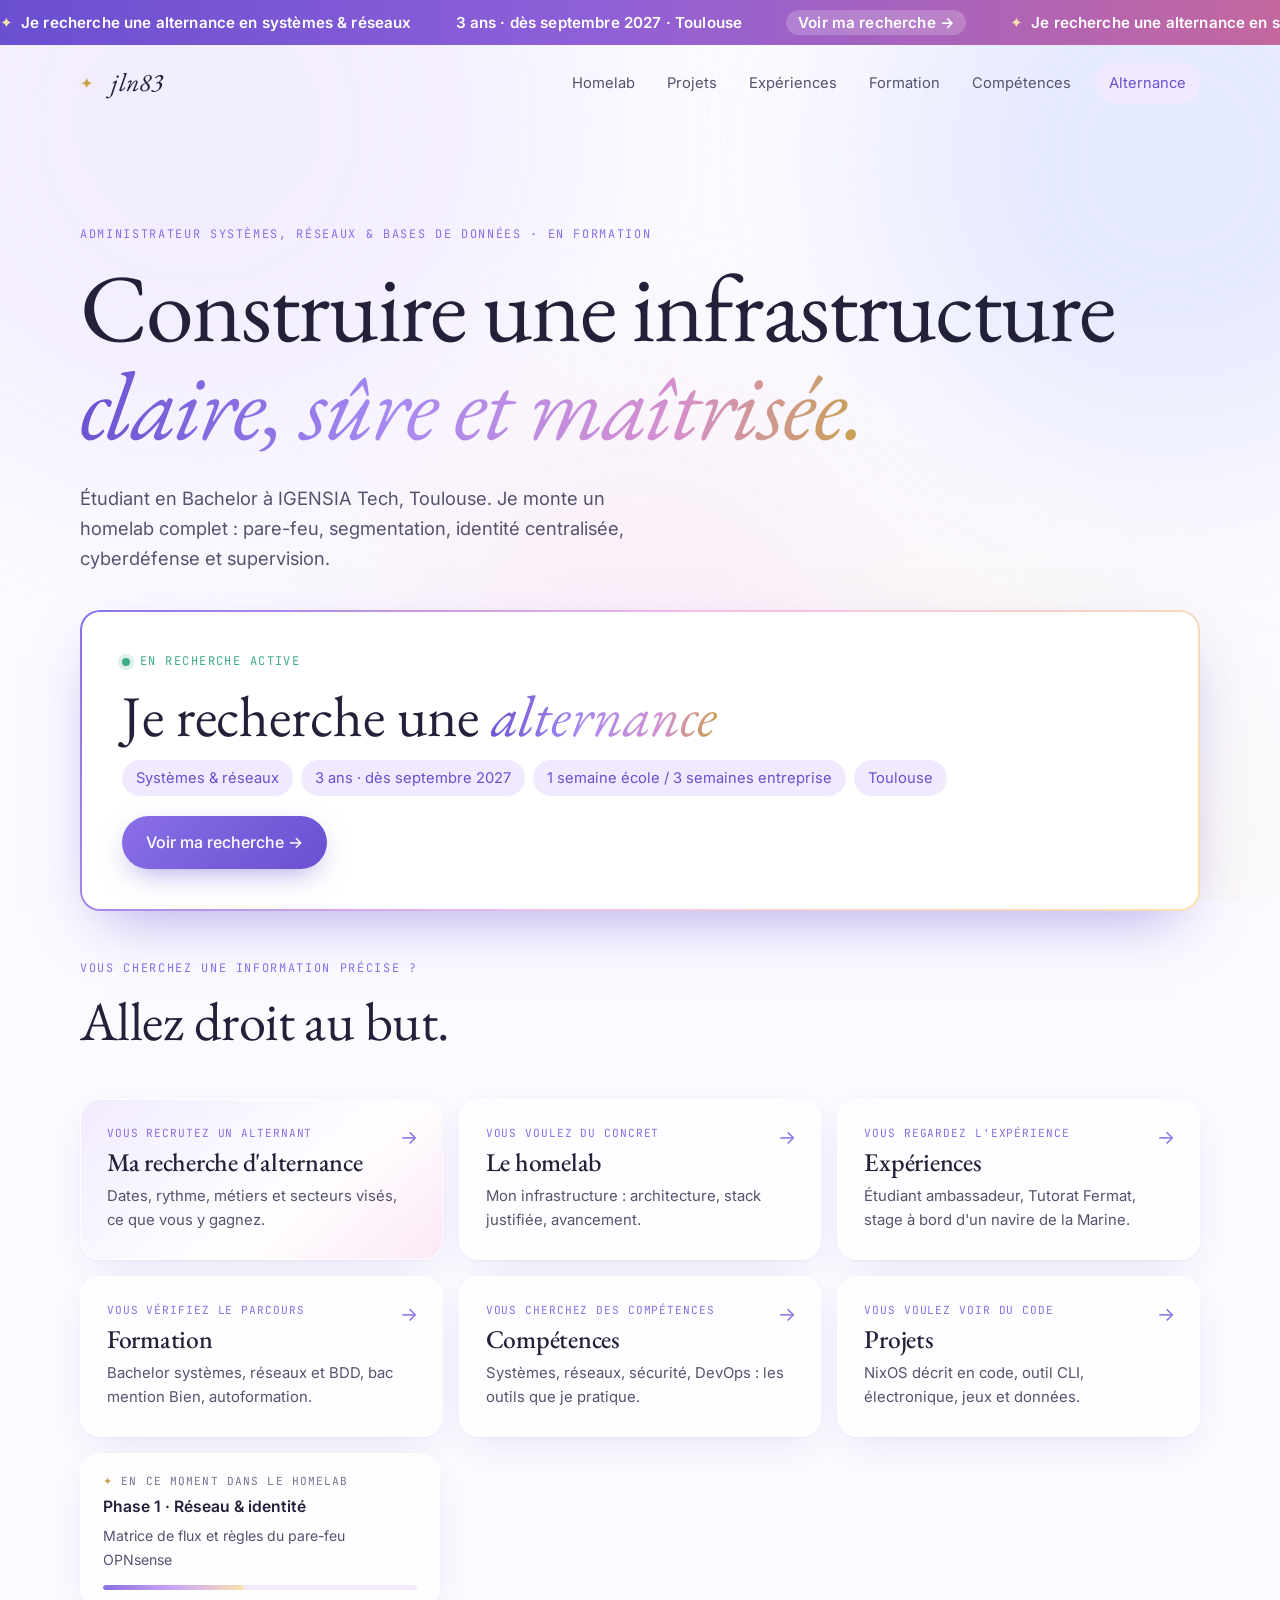
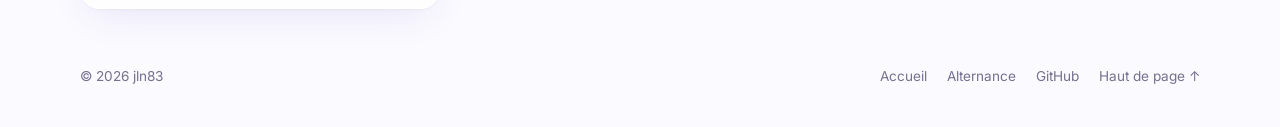
<file: index.html>
<!doctype html>
<html lang="fr">
<head>
  <meta charset="utf-8">
  <meta name="viewport" content="width=device-width, initial-scale=1">
  <title>Portfolio · Systèmes & Réseaux</title>
  <meta name="description" content="Étudiant administrateur systèmes et réseaux, en recherche d'alternance à Toulouse dès septembre 2027. Homelab Proxmox / OPNsense, sécurité et supervision.">
  <meta property="og:title" content="Portfolio · Systèmes & Réseaux">
  <meta property="og:description" content="Étudiant administrateur systèmes et réseaux, en recherche d'alternance à Toulouse dès septembre 2027. Homelab Proxmox / OPNsense, sécurité et supervision.">
  <meta name="theme-color" content="#fbfaff">
  <link rel="icon" href="assets/favicon.svg" type="image/svg+xml">
  <link rel="preconnect" href="https://fonts.googleapis.com">
  <link rel="preconnect" href="https://fonts.gstatic.com" crossorigin>
  <link href="https://fonts.googleapis.com/css2?family=EB+Garamond:ital,wght@0,400;0,500;1,400&family=Inter:wght@300;400;500;600;700&family=JetBrains+Mono:wght@400;500&display=swap" rel="stylesheet">
  <link rel="stylesheet" href="assets/style.css">
</head>
<body>
  <!-- Fond "vapeur" : halos flous en arrière-plan -->
  <div class="aura" aria-hidden="true">
    <span class="aura__blob aura__blob--1"></span>
    <span class="aura__blob aura__blob--2"></span>
    <span class="aura__blob aura__blob--3"></span>
    <span class="aura__blob aura__blob--4"></span>
  </div>

  <div class="top" id="top">
    <!-- Bandeau défilant : recherche d'alternance -->
    <a class="ticker" href="alternance.html" aria-label="Je recherche une alternance en systèmes et réseaux, 3 ans dès septembre 2027 à Toulouse : voir ma recherche">
      <div class="ticker__track" aria-hidden="true">
        <div class="ticker__group">
          <span><b>✦</b> Je recherche une alternance en systèmes &amp; réseaux</span>
          <span>3 ans · dès septembre 2027 · Toulouse</span>
          <span class="ticker__cta">Voir ma recherche →</span>
          <span><b>✦</b> Je recherche une alternance en systèmes &amp; réseaux</span>
          <span>3 ans · dès septembre 2027 · Toulouse</span>
          <span class="ticker__cta">Voir ma recherche →</span>
        </div>
        <div class="ticker__group">
          <span><b>✦</b> Je recherche une alternance en systèmes &amp; réseaux</span>
          <span>3 ans · dès septembre 2027 · Toulouse</span>
          <span class="ticker__cta">Voir ma recherche →</span>
          <span><b>✦</b> Je recherche une alternance en systèmes &amp; réseaux</span>
          <span>3 ans · dès septembre 2027 · Toulouse</span>
          <span class="ticker__cta">Voir ma recherche →</span>
        </div>
      </div>
    </a>

    <header class="nav">
      <a class="nav__brand" href="index.html"><span class="nav__star" aria-hidden="true">✦</span><span class="nav__sign">jln83</span></a>
      <button class="nav__toggle" aria-label="Ouvrir le menu" aria-expanded="false" aria-controls="nav-links">
        <span></span><span></span>
      </button>
      <nav class="nav__links" id="nav-links">
      <a href="homelab.html">Homelab</a>
      <a href="projets.html">Projets</a>
      <a href="experiences.html">Expériences</a>
      <a href="formation.html">Formation</a>
      <a href="competences.html">Compétences</a>
        <a class="nav__cta" href="alternance.html">Alternance</a>
      </nav>
    </header>
  </div>

  <main>
    <section class="hero hero--home">
      <p class="eyebrow reveal">Administrateur systèmes, réseaux &amp; bases de données · en formation</p>
      <h1 class="hero__title reveal">
        Construire une infrastructure<br>
        <em>claire, sûre et maîtrisée.</em>
      </h1>
      <p class="hero__lead reveal">
        Étudiant en Bachelor à IGENSIA Tech, Toulouse. Je monte un homelab complet :
        pare-feu, segmentation, identité centralisée, cyberdéfense et supervision.
      </p>

      <!-- Encart principal : la recherche d'alternance -->
      <a class="spotlight reveal" href="alternance.html">
        <span class="spotlight__status"><span class="dot dot--live"></span>En recherche active</span>
        <strong class="spotlight__title">Je recherche une <em>alternance</em></strong>
        <span class="spotlight__meta">
          <span>Systèmes &amp; réseaux</span>
          <span>3 ans · dès septembre 2027</span>
          <span>1 semaine école / 3 semaines entreprise</span>
          <span>Toulouse</span>
        </span>
        <span class="spotlight__cta">Voir ma recherche <span aria-hidden="true">→</span></span>
      </a>
    </section>

    <!-- Aiguillage : chaque besoin mène directement à sa page -->
    <section class="section section--tight" id="guide">
      <div class="section__head reveal">
        <p class="eyebrow">Vous cherchez une information précise ?</p>
        <h2>Allez droit au but.</h2>
      </div>
      <div class="router">
        <a class="route route--accent reveal" href="alternance.html">
          <span class="route__q">Vous recrutez un alternant</span>
          <h3>Ma recherche d'alternance</h3>
          <p>Dates, rythme, métiers et secteurs visés, ce que vous y gagnez.</p>
          <span class="route__go" aria-hidden="true">→</span>
        </a>
        <a class="route reveal" href="homelab.html">
          <span class="route__q">Vous voulez du concret</span>
          <h3>Le homelab</h3>
          <p>Mon infrastructure : architecture, stack justifiée, avancement.</p>
          <span class="route__go" aria-hidden="true">→</span>
        </a>
        <a class="route reveal" href="experiences.html">
          <span class="route__q">Vous regardez l'expérience</span>
          <h3>Expériences</h3>
          <p>Étudiant ambassadeur, Tutorat Fermat, stage à bord d'un navire de la Marine.</p>
          <span class="route__go" aria-hidden="true">→</span>
        </a>
        <a class="route reveal" href="formation.html">
          <span class="route__q">Vous vérifiez le parcours</span>
          <h3>Formation</h3>
          <p>Bachelor systèmes, réseaux et BDD, bac mention Bien, autoformation.</p>
          <span class="route__go" aria-hidden="true">→</span>
        </a>
        <a class="route reveal" href="competences.html">
          <span class="route__q">Vous cherchez des compétences</span>
          <h3>Compétences</h3>
          <p>Systèmes, réseaux, sécurité, DevOps : les outils que je pratique.</p>
          <span class="route__go" aria-hidden="true">→</span>
        </a>
        <a class="route reveal" href="projets.html">
          <span class="route__q">Vous voulez voir du code</span>
          <h3>Projets</h3>
          <p>NixOS décrit en code, outil CLI, électronique, jeux et données.</p>
          <span class="route__go" aria-hidden="true">→</span>
        </a>
      </div>

      <a class="now reveal" href="homelab.html#roadmap">
        <span class="now__label"><span class="sparkle">✦</span> En ce moment dans le homelab</span>
        <strong>Phase 1 · Réseau &amp; identité</strong>
        <span class="now__task">Matrice de flux et règles du pare-feu OPNsense</span>
        <span class="now__bar" aria-hidden="true"><span style="width: 45%"></span></span>
      </a>
    </section>
  </main>

  <footer class="footer">
    <p>© <span id="year">2026</span> jln83</p>
    <nav class="footer__links" aria-label="Pied de page">
      <a href="index.html">Accueil</a>
      <a href="alternance.html">Alternance</a>
      <a href="https://github.com/jln83" target="_blank" rel="noopener">GitHub</a>
      <a href="#top">Haut de page ↑</a>
    </nav>
  </footer>

  <script src="assets/main.js"></script>
</body>
</html>
</file>
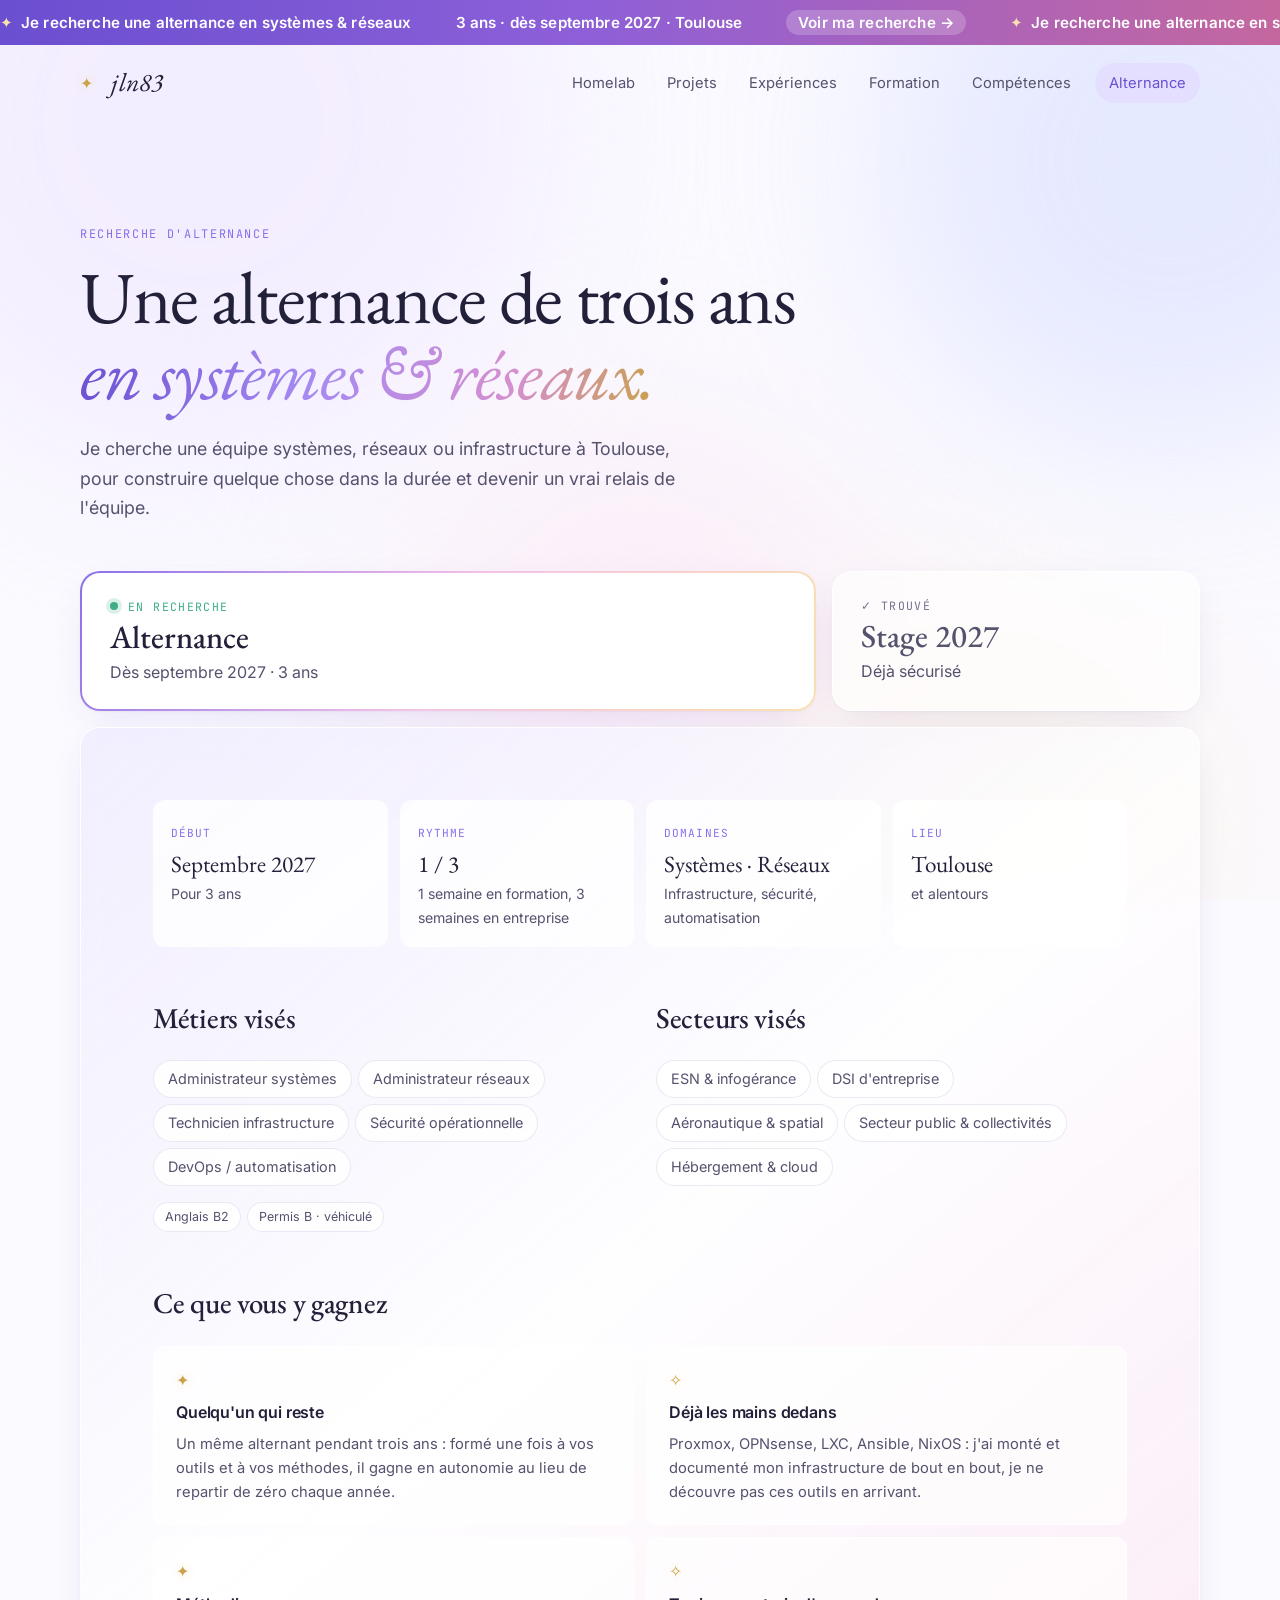
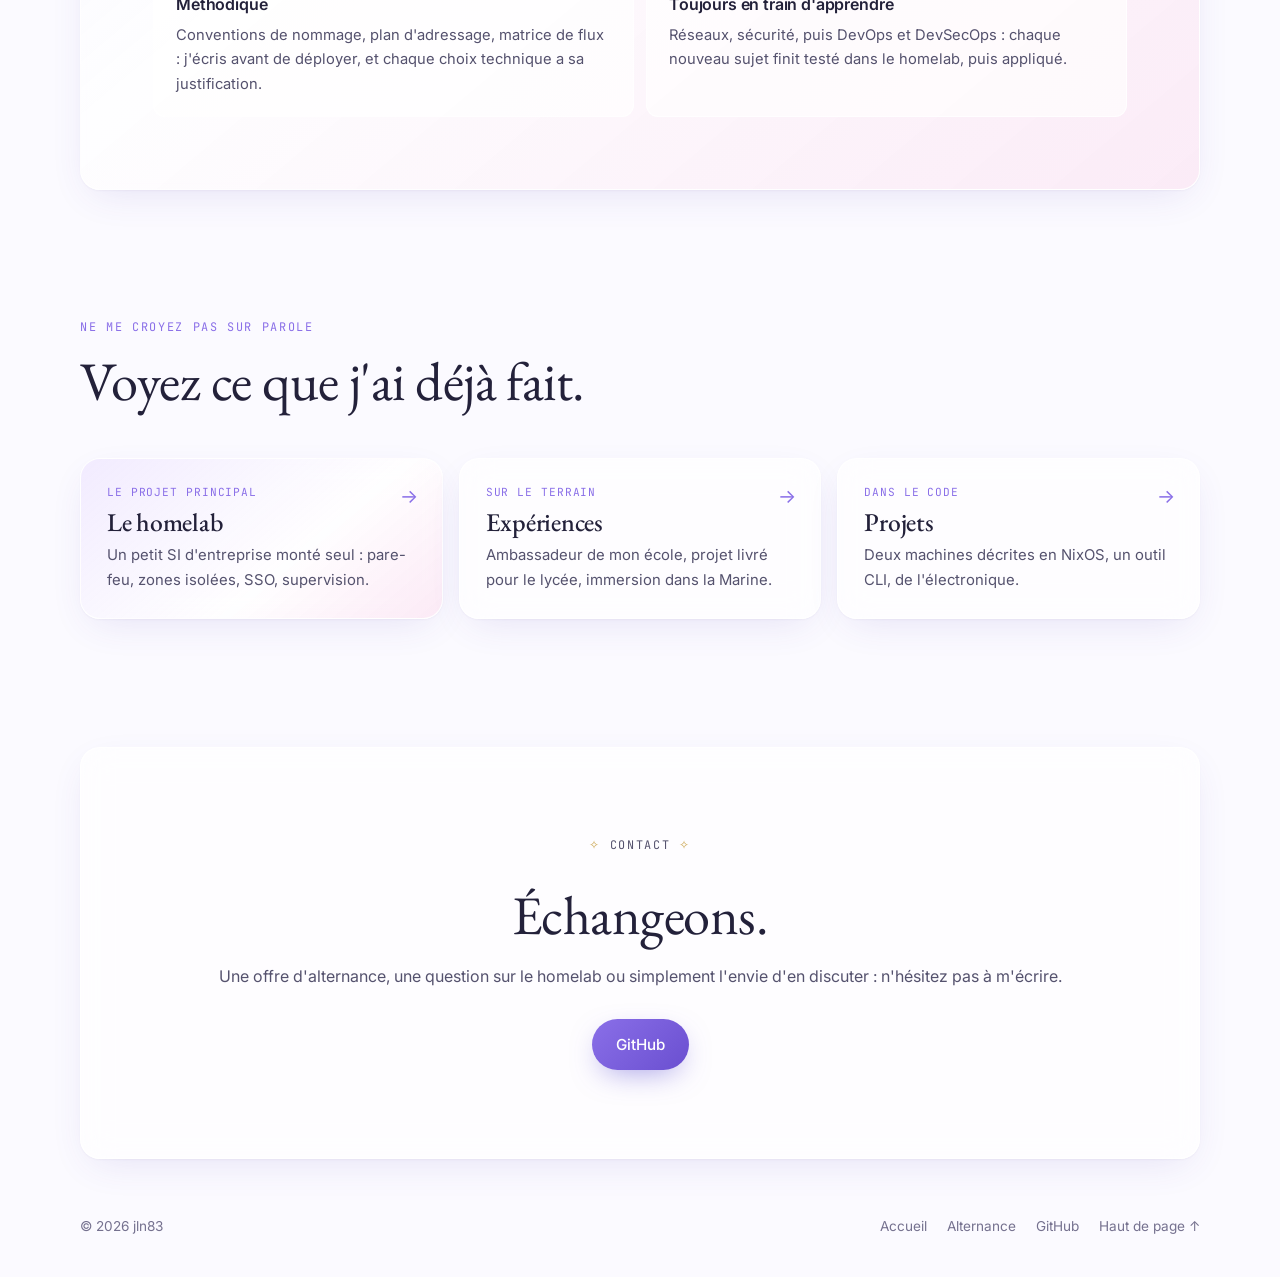
<file: alternance.html>
<!doctype html>
<html lang="fr">
<head>
  <meta charset="utf-8">
  <meta name="viewport" content="width=device-width, initial-scale=1">
  <title>Recherche d'alternance · Systèmes & Réseaux</title>
  <meta name="description" content="Je recherche une alternance de 3 ans en systèmes et réseaux à Toulouse, dès septembre 2027.">
  <meta property="og:title" content="Recherche d'alternance · Systèmes & Réseaux">
  <meta property="og:description" content="Je recherche une alternance de 3 ans en systèmes et réseaux à Toulouse, dès septembre 2027.">
  <meta name="theme-color" content="#fbfaff">
  <link rel="icon" href="assets/favicon.svg" type="image/svg+xml">
  <link rel="preconnect" href="https://fonts.googleapis.com">
  <link rel="preconnect" href="https://fonts.gstatic.com" crossorigin>
  <link href="https://fonts.googleapis.com/css2?family=EB+Garamond:ital,wght@0,400;0,500;1,400&family=Inter:wght@300;400;500;600;700&family=JetBrains+Mono:wght@400;500&display=swap" rel="stylesheet">
  <link rel="stylesheet" href="assets/style.css">
</head>
<body>
  <!-- Fond "vapeur" : halos flous en arrière-plan -->
  <div class="aura" aria-hidden="true">
    <span class="aura__blob aura__blob--1"></span>
    <span class="aura__blob aura__blob--2"></span>
    <span class="aura__blob aura__blob--3"></span>
    <span class="aura__blob aura__blob--4"></span>
  </div>

  <div class="top" id="top">
    <!-- Bandeau défilant : recherche d'alternance -->
    <a class="ticker" href="alternance.html" aria-label="Je recherche une alternance en systèmes et réseaux, 3 ans dès septembre 2027 à Toulouse : voir ma recherche">
      <div class="ticker__track" aria-hidden="true">
        <div class="ticker__group">
          <span><b>✦</b> Je recherche une alternance en systèmes &amp; réseaux</span>
          <span>3 ans · dès septembre 2027 · Toulouse</span>
          <span class="ticker__cta">Voir ma recherche →</span>
          <span><b>✦</b> Je recherche une alternance en systèmes &amp; réseaux</span>
          <span>3 ans · dès septembre 2027 · Toulouse</span>
          <span class="ticker__cta">Voir ma recherche →</span>
        </div>
        <div class="ticker__group">
          <span><b>✦</b> Je recherche une alternance en systèmes &amp; réseaux</span>
          <span>3 ans · dès septembre 2027 · Toulouse</span>
          <span class="ticker__cta">Voir ma recherche →</span>
          <span><b>✦</b> Je recherche une alternance en systèmes &amp; réseaux</span>
          <span>3 ans · dès septembre 2027 · Toulouse</span>
          <span class="ticker__cta">Voir ma recherche →</span>
        </div>
      </div>
    </a>

    <header class="nav">
      <a class="nav__brand" href="index.html"><span class="nav__star" aria-hidden="true">✦</span><span class="nav__sign">jln83</span></a>
      <button class="nav__toggle" aria-label="Ouvrir le menu" aria-expanded="false" aria-controls="nav-links">
        <span></span><span></span>
      </button>
      <nav class="nav__links" id="nav-links">
      <a href="homelab.html">Homelab</a>
      <a href="projets.html">Projets</a>
      <a href="experiences.html">Expériences</a>
      <a href="formation.html">Formation</a>
      <a href="competences.html">Compétences</a>
        <a class="nav__cta" href="alternance.html" aria-current="page">Alternance</a>
      </nav>
    </header>
  </div>

  <main>
    <section class="page-head">
      <p class="eyebrow reveal">Recherche d'alternance</p>
      <h1 class="page-head__title reveal">Une alternance de trois ans<br><em>en systèmes &amp; réseaux.</em></h1>
      <p class="page-head__lead reveal">Je cherche une équipe systèmes, réseaux ou infrastructure à Toulouse, pour construire quelque chose dans la durée et devenir un vrai relais de l'équipe.</p>
    </section>
    <section class="section section--tight">
      <div class="status reveal">
        <div class="status__item status__item--search">
          <span class="status__label"><span class="dot dot--live"></span>En recherche</span>
          <strong>Alternance</strong>
          <p>Dès septembre 2027 · 3 ans</p>
        </div>
        <div class="status__item status__item--ok">
          <span class="status__label">✓ Trouvé</span>
          <strong>Stage 2027</strong>
          <p>Déjà sécurisé</p>
        </div>
      </div>

      <div class="looking reveal">
        <div class="looking__grid">
          <div class="offer">
            <span>Début</span>
            <p class="offer__when">Septembre 2027</p>
            <p>Pour 3 ans</p>
          </div>
          <div class="offer">
            <span>Rythme</span>
            <p class="offer__when">1 / 3</p>
            <p>1 semaine en formation, 3 semaines en entreprise</p>
          </div>
          <div class="offer">
            <span>Domaines</span>
            <p class="offer__when">Systèmes · Réseaux</p>
            <p>Infrastructure, sécurité, automatisation</p>
          </div>
          <div class="offer">
            <span>Lieu</span>
            <p class="offer__when">Toulouse</p>
            <p>et alentours</p>
          </div>
        </div>

        <div class="targets">
          <div>
            <h3 class="looking__sub">Métiers visés</h3>
            <ul class="tags tags--lg">
              <li>Administrateur systèmes</li>
              <li>Administrateur réseaux</li>
              <li>Technicien infrastructure</li>
              <li>Sécurité opérationnelle</li>
              <li>DevOps / automatisation</li>
            </ul>
          </div>
          <div>
            <h3 class="looking__sub">Secteurs visés</h3>
            <ul class="tags tags--lg">
              <li>ESN &amp; infogérance</li>
              <li>DSI d'entreprise</li>
              <li>Aéronautique &amp; spatial</li>
              <li>Secteur public &amp; collectivités</li>
              <li>Hébergement &amp; cloud</li>
            </ul>
          </div>
        </div>

        <ul class="tags looking__extras"><li>Anglais B2</li><li>Permis B · véhiculé</li></ul>

        <h3 class="looking__sub">Ce que vous y gagnez</h3>
        <div class="assets">
          <div>
            <span class="assets__icon" aria-hidden="true">✦</span>
            <h4>Quelqu'un qui reste</h4>
            <p>Un même alternant pendant trois ans : formé une fois à vos outils et à vos méthodes, il gagne en autonomie au lieu de repartir de zéro chaque année.</p>
          </div>
          <div>
            <span class="assets__icon" aria-hidden="true">✧</span>
            <h4>Déjà les mains dedans</h4>
            <p>Proxmox, OPNsense, LXC, Ansible, NixOS : j'ai monté et documenté mon infrastructure de bout en bout, je ne découvre pas ces outils en arrivant.</p>
          </div>
          <div>
            <span class="assets__icon" aria-hidden="true">✦</span>
            <h4>Méthodique</h4>
            <p>Conventions de nommage, plan d'adressage, matrice de flux : j'écris avant de déployer, et chaque choix technique a sa justification.</p>
          </div>
          <div>
            <span class="assets__icon" aria-hidden="true">✧</span>
            <h4>Toujours en train d'apprendre</h4>
            <p>Réseaux, sécurité, puis DevOps et DevSecOps : chaque nouveau sujet finit testé dans le homelab, puis appliqué.</p>
          </div>
        </div>
      </div>
    </section>

    <!-- Les preuves : garder le visiteur sur le site -->
    <section class="section">
      <div class="section__head reveal">
        <p class="eyebrow">Ne me croyez pas sur parole</p>
        <h2>Voyez ce que j'ai déjà fait.</h2>
      </div>
      <div class="router">
        <a class="route route--accent reveal" href="homelab.html">
          <span class="route__q">Le projet principal</span>
          <h3>Le homelab</h3>
          <p>Un petit SI d'entreprise monté seul : pare-feu, zones isolées, SSO, supervision.</p>
          <span class="route__go" aria-hidden="true">→</span>
        </a>
        <a class="route reveal" href="experiences.html">
          <span class="route__q">Sur le terrain</span>
          <h3>Expériences</h3>
          <p>Ambassadeur de mon école, projet livré pour le lycée, immersion dans la Marine.</p>
          <span class="route__go" aria-hidden="true">→</span>
        </a>
        <a class="route reveal" href="projets.html">
          <span class="route__q">Dans le code</span>
          <h3>Projets</h3>
          <p>Deux machines décrites en NixOS, un outil CLI, de l'électronique.</p>
          <span class="route__go" aria-hidden="true">→</span>
        </a>
      </div>
    </section>

    <section class="section" id="contact">
      <div class="contact reveal">
        <p class="eyebrow"><span class="sparkle">✧</span> Contact <span class="sparkle">✧</span></p>
        <h2>Échangeons.</h2>
        <p>Une offre d'alternance, une question sur le homelab ou simplement l'envie d'en discuter : n'hésitez pas à m'écrire.</p>
        <div class="contact__links">
          <a class="btn btn--primary" href="https://github.com/jln83" target="_blank" rel="noopener">GitHub</a>
        </div>
      </div>
    </section>
  </main>

  <footer class="footer">
    <p>© <span id="year">2026</span> jln83</p>
    <nav class="footer__links" aria-label="Pied de page">
      <a href="index.html">Accueil</a>
      <a href="alternance.html">Alternance</a>
      <a href="https://github.com/jln83" target="_blank" rel="noopener">GitHub</a>
      <a href="#top">Haut de page ↑</a>
    </nav>
  </footer>

  <script src="assets/main.js"></script>
</body>
</html>
</file>
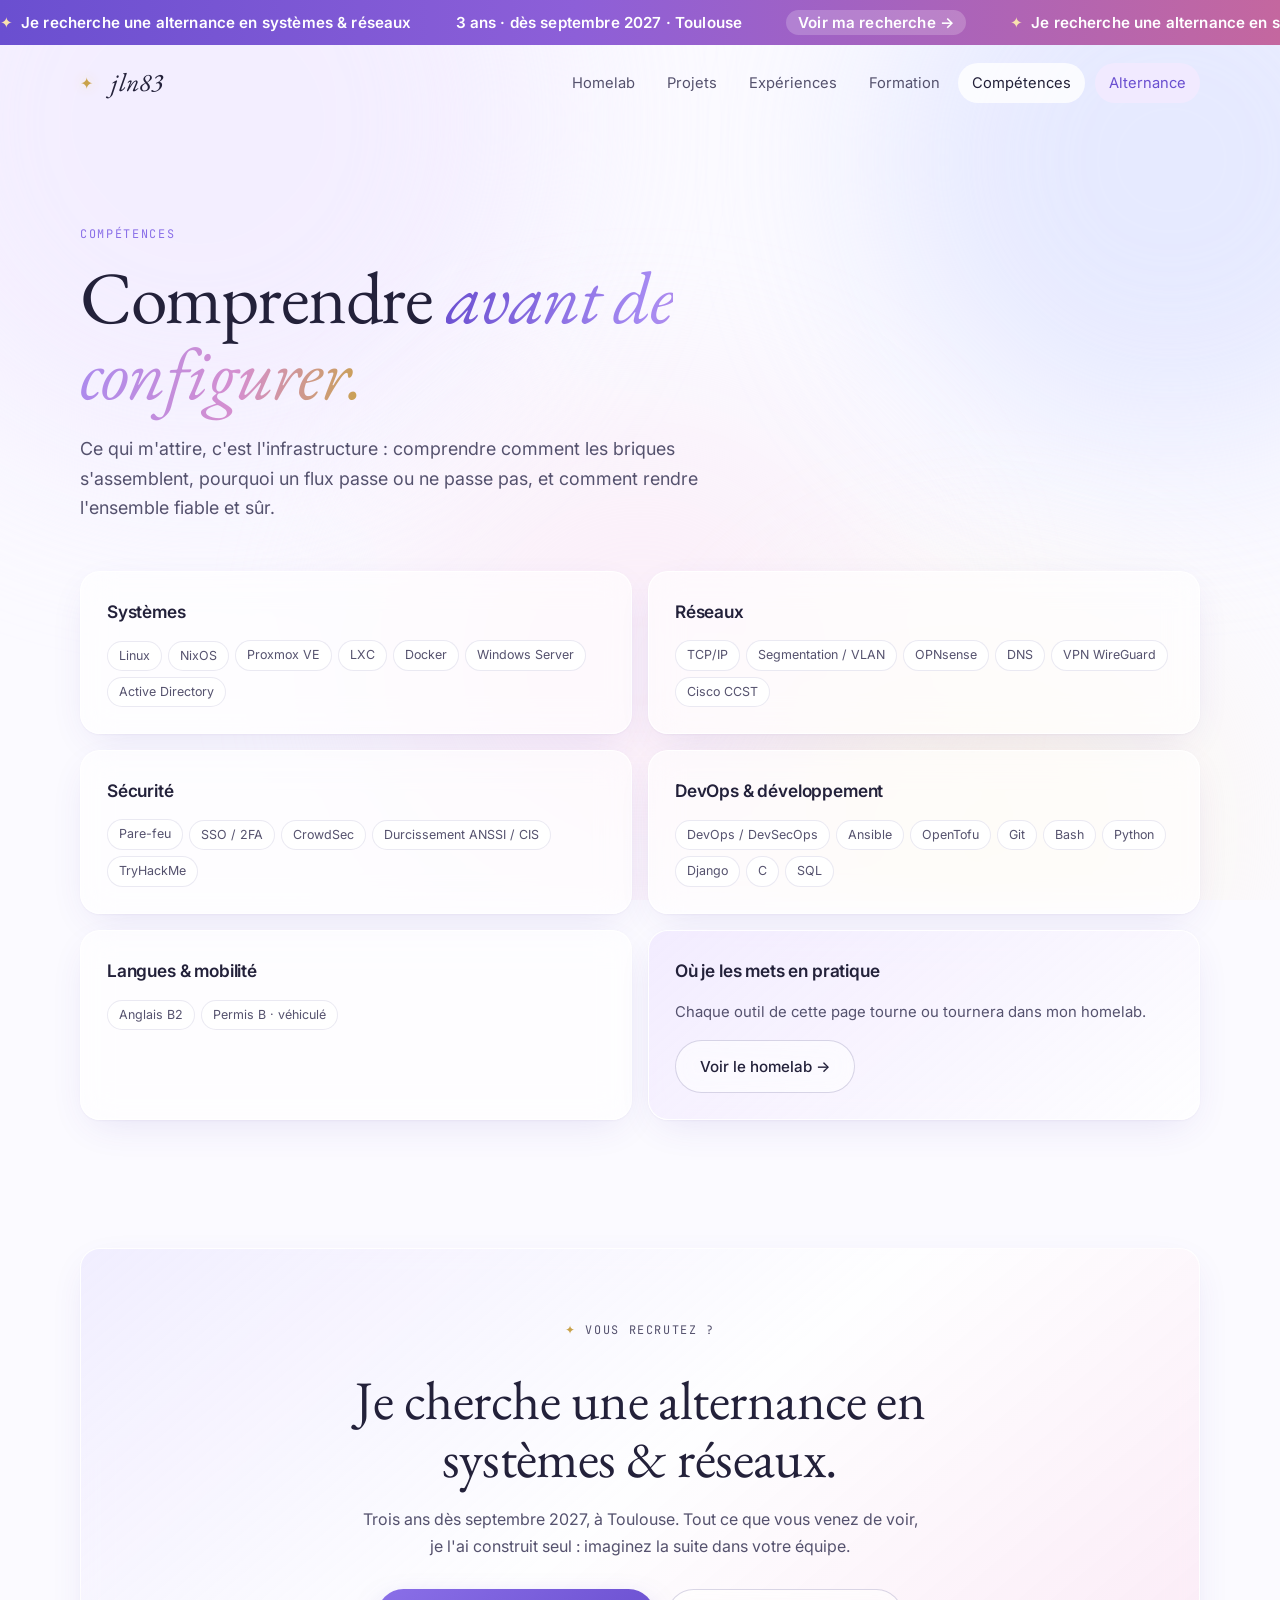
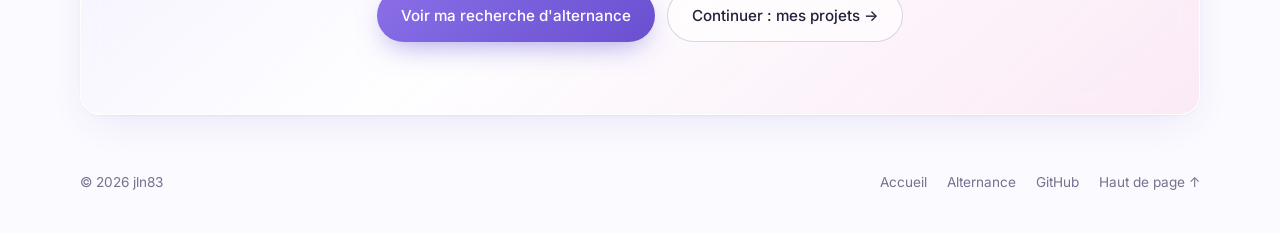
<file: competences.html>
<!doctype html>
<html lang="fr">
<head>
  <meta charset="utf-8">
  <meta name="viewport" content="width=device-width, initial-scale=1">
  <title>Compétences · Systèmes & Réseaux</title>
  <meta name="description" content="Compétences en systèmes, réseaux, sécurité et DevOps.">
  <meta property="og:title" content="Compétences · Systèmes & Réseaux">
  <meta property="og:description" content="Compétences en systèmes, réseaux, sécurité et DevOps.">
  <meta name="theme-color" content="#fbfaff">
  <link rel="icon" href="assets/favicon.svg" type="image/svg+xml">
  <link rel="preconnect" href="https://fonts.googleapis.com">
  <link rel="preconnect" href="https://fonts.gstatic.com" crossorigin>
  <link href="https://fonts.googleapis.com/css2?family=EB+Garamond:ital,wght@0,400;0,500;1,400&family=Inter:wght@300;400;500;600;700&family=JetBrains+Mono:wght@400;500&display=swap" rel="stylesheet">
  <link rel="stylesheet" href="assets/style.css">
</head>
<body>
  <!-- Fond "vapeur" : halos flous en arrière-plan -->
  <div class="aura" aria-hidden="true">
    <span class="aura__blob aura__blob--1"></span>
    <span class="aura__blob aura__blob--2"></span>
    <span class="aura__blob aura__blob--3"></span>
    <span class="aura__blob aura__blob--4"></span>
  </div>

  <div class="top" id="top">
    <!-- Bandeau défilant : recherche d'alternance -->
    <a class="ticker" href="alternance.html" aria-label="Je recherche une alternance en systèmes et réseaux, 3 ans dès septembre 2027 à Toulouse : voir ma recherche">
      <div class="ticker__track" aria-hidden="true">
        <div class="ticker__group">
          <span><b>✦</b> Je recherche une alternance en systèmes &amp; réseaux</span>
          <span>3 ans · dès septembre 2027 · Toulouse</span>
          <span class="ticker__cta">Voir ma recherche →</span>
          <span><b>✦</b> Je recherche une alternance en systèmes &amp; réseaux</span>
          <span>3 ans · dès septembre 2027 · Toulouse</span>
          <span class="ticker__cta">Voir ma recherche →</span>
        </div>
        <div class="ticker__group">
          <span><b>✦</b> Je recherche une alternance en systèmes &amp; réseaux</span>
          <span>3 ans · dès septembre 2027 · Toulouse</span>
          <span class="ticker__cta">Voir ma recherche →</span>
          <span><b>✦</b> Je recherche une alternance en systèmes &amp; réseaux</span>
          <span>3 ans · dès septembre 2027 · Toulouse</span>
          <span class="ticker__cta">Voir ma recherche →</span>
        </div>
      </div>
    </a>

    <header class="nav">
      <a class="nav__brand" href="index.html"><span class="nav__star" aria-hidden="true">✦</span><span class="nav__sign">jln83</span></a>
      <button class="nav__toggle" aria-label="Ouvrir le menu" aria-expanded="false" aria-controls="nav-links">
        <span></span><span></span>
      </button>
      <nav class="nav__links" id="nav-links">
      <a href="homelab.html">Homelab</a>
      <a href="projets.html">Projets</a>
      <a href="experiences.html">Expériences</a>
      <a href="formation.html">Formation</a>
      <a href="competences.html" aria-current="page">Compétences</a>
        <a class="nav__cta" href="alternance.html">Alternance</a>
      </nav>
    </header>
  </div>

  <main>
    <section class="page-head">
      <p class="eyebrow reveal">Compétences</p>
      <h1 class="page-head__title reveal">Comprendre <em>avant de configurer.</em></h1>
      <p class="page-head__lead reveal">Ce qui m'attire, c'est l'infrastructure : comprendre comment les briques s'assemblent, pourquoi un flux passe ou ne passe pas, et comment rendre l'ensemble fiable et sûr.</p>
    </section>
    <section class="section section--tight">
      <div class="skills">
        <div class="skill reveal">
          <h3>Systèmes</h3>
          <ul class="tags"><li>Linux</li><li>NixOS</li><li>Proxmox VE</li><li>LXC</li><li>Docker</li><li>Windows Server</li><li>Active Directory</li></ul>
        </div>
        <div class="skill reveal">
          <h3>Réseaux</h3>
          <ul class="tags"><li>TCP/IP</li><li>Segmentation / VLAN</li><li>OPNsense</li><li>DNS</li><li>VPN WireGuard</li><li>Cisco CCST</li></ul>
        </div>
        <div class="skill reveal">
          <h3>Sécurité</h3>
          <ul class="tags"><li>Pare-feu</li><li>SSO / 2FA</li><li>CrowdSec</li><li>Durcissement ANSSI / CIS</li><li>TryHackMe</li></ul>
        </div>
        <div class="skill reveal">
          <h3>DevOps &amp; développement</h3>
          <ul class="tags"><li>DevOps / DevSecOps</li><li>Ansible</li><li>OpenTofu</li><li>Git</li><li>Bash</li><li>Python</li><li>Django</li><li>C</li><li>SQL</li></ul>
        </div>
        <div class="skill reveal">
          <h3>Langues &amp; mobilité</h3>
          <ul class="tags"><li>Anglais B2</li><li>Permis B · véhiculé</li></ul>
        </div>
        <div class="skill skill--link reveal">
          <h3>Où je les mets en pratique</h3>
          <p>Chaque outil de cette page tourne ou tournera dans mon homelab.</p>
          <a class="btn btn--ghost" href="homelab.html">Voir le homelab →</a>
        </div>
      </div>
    </section>
    <section class="section">
      <div class="next reveal">
        <p class="eyebrow"><span class="sparkle">✦</span> Vous recrutez ?</p>
        <h2>Je cherche une alternance en systèmes &amp; réseaux.</h2>
        <p>Trois ans dès septembre 2027, à Toulouse. Tout ce que vous venez de voir, je l'ai construit seul : imaginez la suite dans votre équipe.</p>
        <div class="next__actions">
          <a class="btn btn--primary" href="alternance.html">Voir ma recherche d'alternance</a>
          <a class="btn btn--ghost" href="projets.html">Continuer : mes projets →</a>
        </div>
      </div>
    </section>
  </main>

  <footer class="footer">
    <p>© <span id="year">2026</span> jln83</p>
    <nav class="footer__links" aria-label="Pied de page">
      <a href="index.html">Accueil</a>
      <a href="alternance.html">Alternance</a>
      <a href="https://github.com/jln83" target="_blank" rel="noopener">GitHub</a>
      <a href="#top">Haut de page ↑</a>
    </nav>
  </footer>

  <script src="assets/main.js"></script>
</body>
</html>
</file>
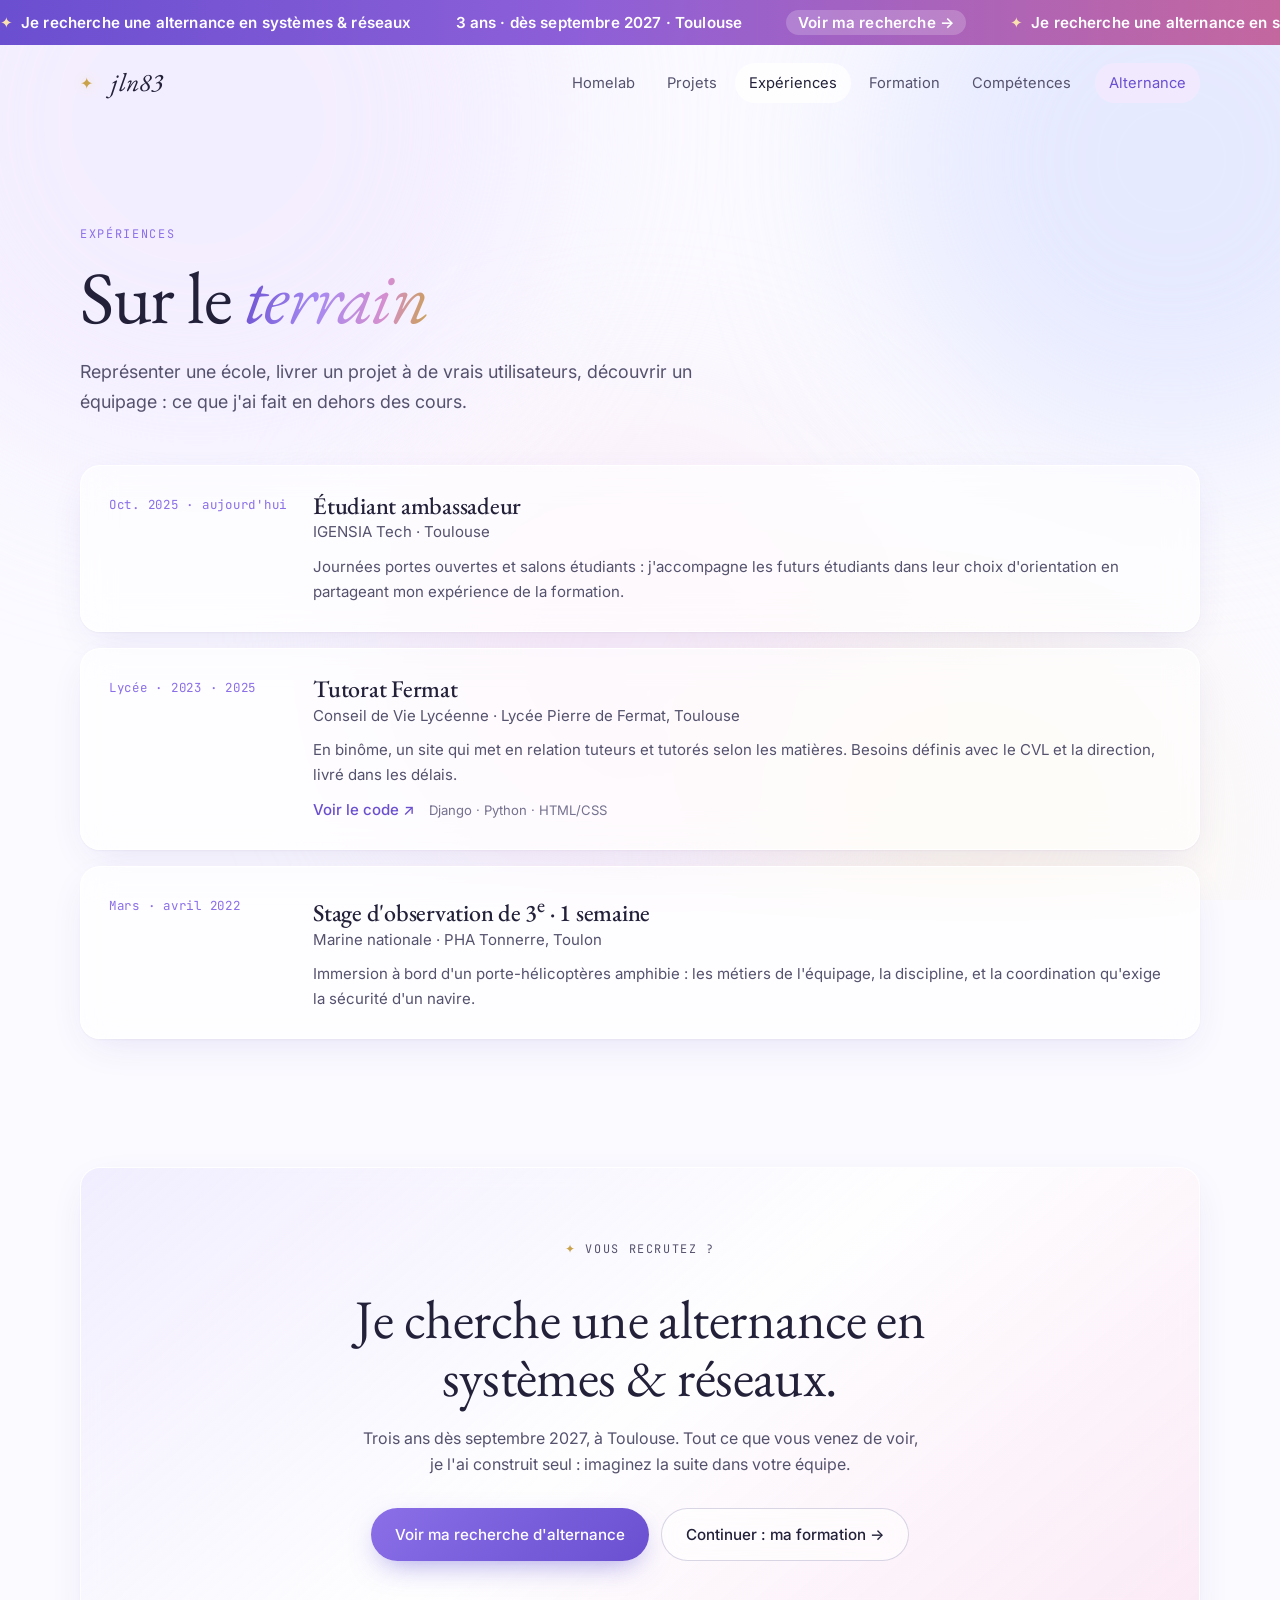
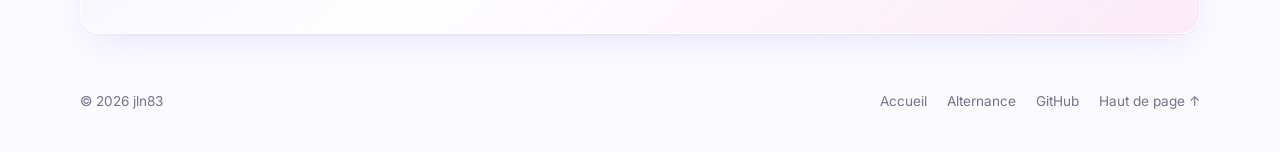
<file: experiences.html>
<!doctype html>
<html lang="fr">
<head>
  <meta charset="utf-8">
  <meta name="viewport" content="width=device-width, initial-scale=1">
  <title>Expériences · Systèmes & Réseaux</title>
  <meta name="description" content="Expériences : étudiant ambassadeur IGENSIA Tech, projet Tutorat Fermat, stage dans la Marine nationale.">
  <meta property="og:title" content="Expériences · Systèmes & Réseaux">
  <meta property="og:description" content="Expériences : étudiant ambassadeur IGENSIA Tech, projet Tutorat Fermat, stage dans la Marine nationale.">
  <meta name="theme-color" content="#fbfaff">
  <link rel="icon" href="assets/favicon.svg" type="image/svg+xml">
  <link rel="preconnect" href="https://fonts.googleapis.com">
  <link rel="preconnect" href="https://fonts.gstatic.com" crossorigin>
  <link href="https://fonts.googleapis.com/css2?family=EB+Garamond:ital,wght@0,400;0,500;1,400&family=Inter:wght@300;400;500;600;700&family=JetBrains+Mono:wght@400;500&display=swap" rel="stylesheet">
  <link rel="stylesheet" href="assets/style.css">
</head>
<body>
  <!-- Fond "vapeur" : halos flous en arrière-plan -->
  <div class="aura" aria-hidden="true">
    <span class="aura__blob aura__blob--1"></span>
    <span class="aura__blob aura__blob--2"></span>
    <span class="aura__blob aura__blob--3"></span>
    <span class="aura__blob aura__blob--4"></span>
  </div>

  <div class="top" id="top">
    <!-- Bandeau défilant : recherche d'alternance -->
    <a class="ticker" href="alternance.html" aria-label="Je recherche une alternance en systèmes et réseaux, 3 ans dès septembre 2027 à Toulouse : voir ma recherche">
      <div class="ticker__track" aria-hidden="true">
        <div class="ticker__group">
          <span><b>✦</b> Je recherche une alternance en systèmes &amp; réseaux</span>
          <span>3 ans · dès septembre 2027 · Toulouse</span>
          <span class="ticker__cta">Voir ma recherche →</span>
          <span><b>✦</b> Je recherche une alternance en systèmes &amp; réseaux</span>
          <span>3 ans · dès septembre 2027 · Toulouse</span>
          <span class="ticker__cta">Voir ma recherche →</span>
        </div>
        <div class="ticker__group">
          <span><b>✦</b> Je recherche une alternance en systèmes &amp; réseaux</span>
          <span>3 ans · dès septembre 2027 · Toulouse</span>
          <span class="ticker__cta">Voir ma recherche →</span>
          <span><b>✦</b> Je recherche une alternance en systèmes &amp; réseaux</span>
          <span>3 ans · dès septembre 2027 · Toulouse</span>
          <span class="ticker__cta">Voir ma recherche →</span>
        </div>
      </div>
    </a>

    <header class="nav">
      <a class="nav__brand" href="index.html"><span class="nav__star" aria-hidden="true">✦</span><span class="nav__sign">jln83</span></a>
      <button class="nav__toggle" aria-label="Ouvrir le menu" aria-expanded="false" aria-controls="nav-links">
        <span></span><span></span>
      </button>
      <nav class="nav__links" id="nav-links">
      <a href="homelab.html">Homelab</a>
      <a href="projets.html">Projets</a>
      <a href="experiences.html" aria-current="page">Expériences</a>
      <a href="formation.html">Formation</a>
      <a href="competences.html">Compétences</a>
        <a class="nav__cta" href="alternance.html">Alternance</a>
      </nav>
    </header>
  </div>

  <main>
    <section class="page-head">
      <p class="eyebrow reveal">Expériences</p>
      <h1 class="page-head__title reveal">Sur le <em>terrain</em></h1>
      <p class="page-head__lead reveal">Représenter une école, livrer un projet à de vrais utilisateurs, découvrir un équipage : ce que j'ai fait en dehors des cours.</p>
    </section>
    <section class="section section--tight">
      <ol class="path">
        <li class="path__item reveal">
          <span class="path__date">Oct. 2025 · aujourd'hui</span>
          <div class="path__body">
            <h3>Étudiant ambassadeur</h3>
            <p class="path__where">IGENSIA Tech · Toulouse</p>
            <p>Journées portes ouvertes et salons étudiants : j'accompagne les futurs étudiants dans leur choix d'orientation en partageant mon expérience de la formation.</p>
          </div>
        </li>
        <li class="path__item reveal">
          <span class="path__date">Lycée · 2023 · 2025</span>
          <div class="path__body">
            <h3>Tutorat Fermat</h3>
            <p class="path__where">Conseil de Vie Lycéenne · Lycée Pierre de Fermat, Toulouse</p>
            <p>En binôme, un site qui met en relation tuteurs et tutorés selon les matières. Besoins définis avec le CVL et la direction, livré dans les délais.</p>
            <p class="path__links"><a href="https://github.com/jln83/tutorat-fermat" target="_blank" rel="noopener">Voir le code ↗</a> <span class="tags-inline">Django · Python · HTML/CSS</span></p>
          </div>
        </li>
        <li class="path__item reveal">
          <span class="path__date">Mars · avril 2022</span>
          <div class="path__body">
            <h3>Stage d'observation de 3<sup>e</sup> · 1 semaine</h3>
            <p class="path__where">Marine nationale · PHA Tonnerre, Toulon</p>
            <p>Immersion à bord d'un porte-hélicoptères amphibie : les métiers de l'équipage, la discipline, et la coordination qu'exige la sécurité d'un navire.</p>
          </div>
        </li>
      </ol>
    </section>
    <section class="section">
      <div class="next reveal">
        <p class="eyebrow"><span class="sparkle">✦</span> Vous recrutez ?</p>
        <h2>Je cherche une alternance en systèmes &amp; réseaux.</h2>
        <p>Trois ans dès septembre 2027, à Toulouse. Tout ce que vous venez de voir, je l'ai construit seul : imaginez la suite dans votre équipe.</p>
        <div class="next__actions">
          <a class="btn btn--primary" href="alternance.html">Voir ma recherche d'alternance</a>
          <a class="btn btn--ghost" href="formation.html">Continuer : ma formation →</a>
        </div>
      </div>
    </section>
  </main>

  <footer class="footer">
    <p>© <span id="year">2026</span> jln83</p>
    <nav class="footer__links" aria-label="Pied de page">
      <a href="index.html">Accueil</a>
      <a href="alternance.html">Alternance</a>
      <a href="https://github.com/jln83" target="_blank" rel="noopener">GitHub</a>
      <a href="#top">Haut de page ↑</a>
    </nav>
  </footer>

  <script src="assets/main.js"></script>
</body>
</html>
</file>
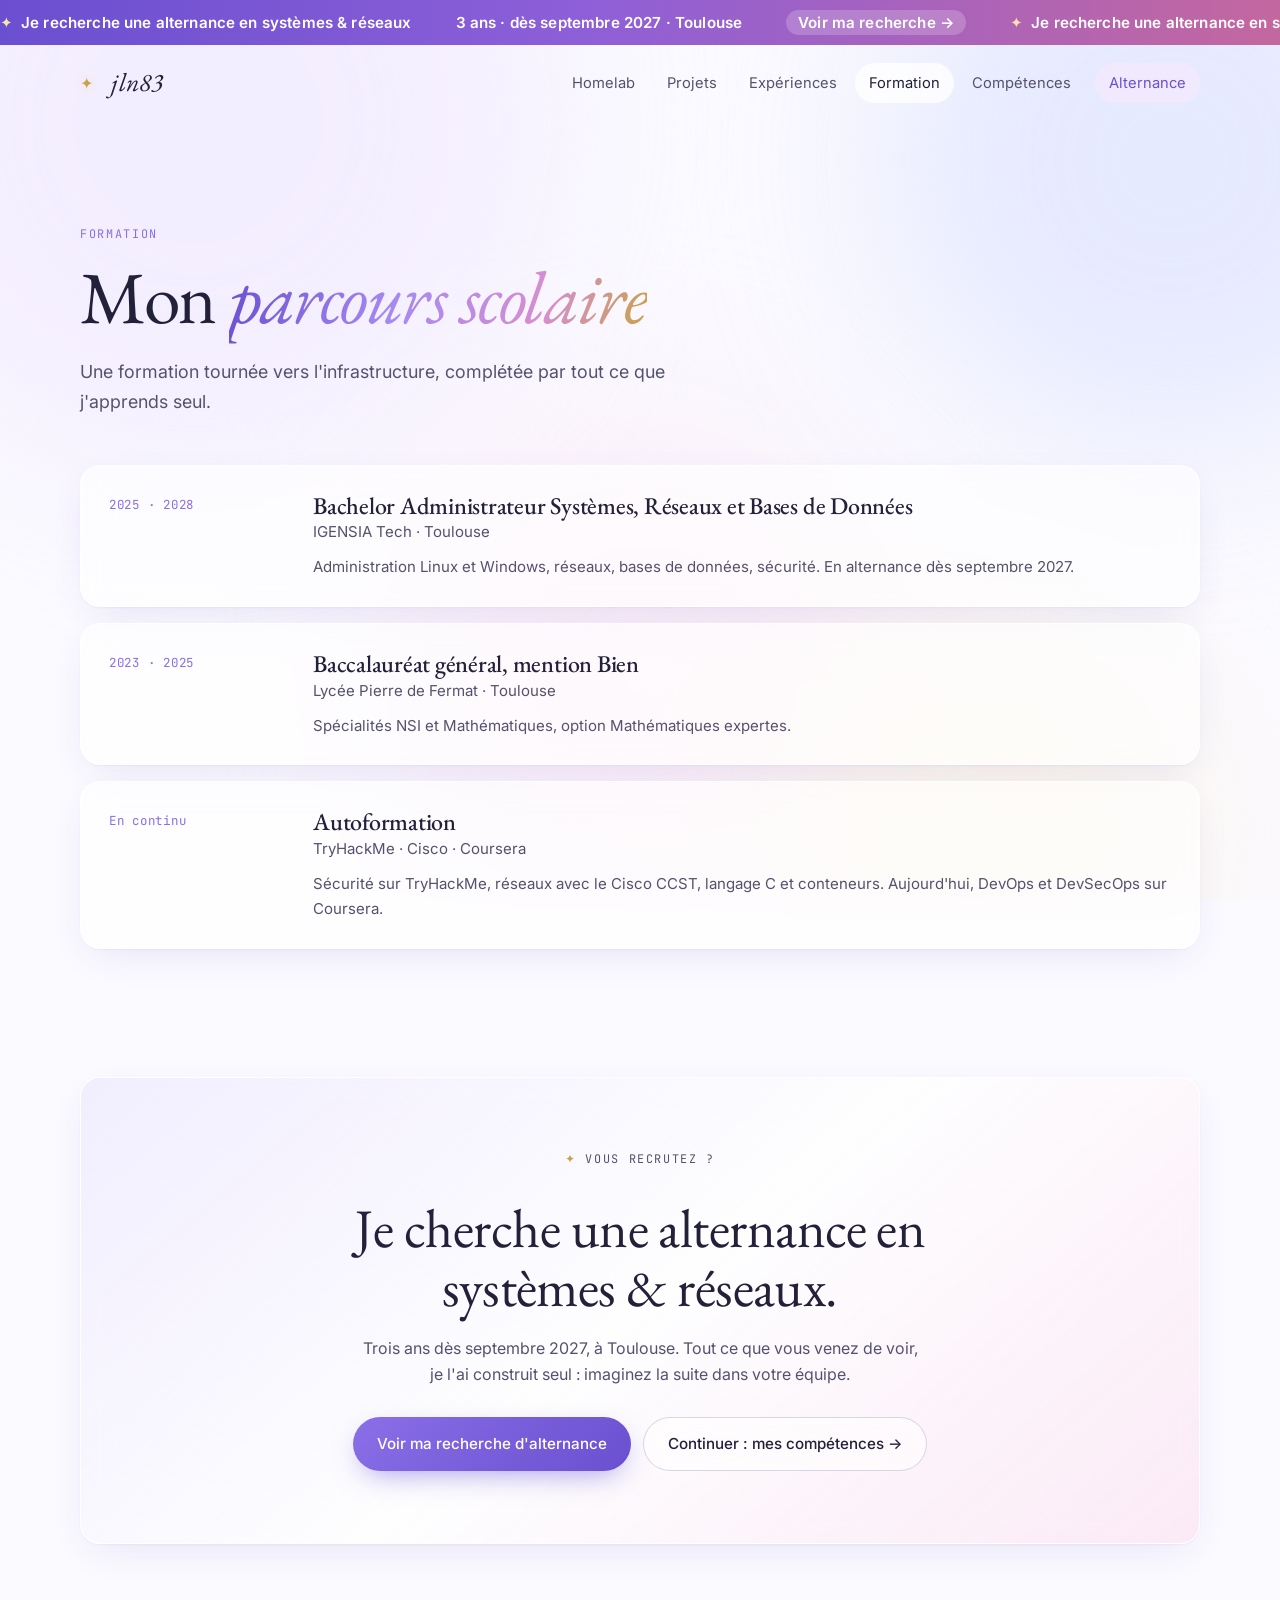
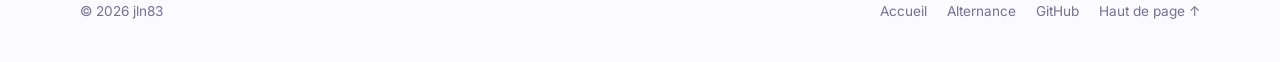
<file: formation.html>
<!doctype html>
<html lang="fr">
<head>
  <meta charset="utf-8">
  <meta name="viewport" content="width=device-width, initial-scale=1">
  <title>Formation · Systèmes & Réseaux</title>
  <meta name="description" content="Formation : Bachelor Administrateur Systèmes, Réseaux et Bases de Données à IGENSIA Tech, baccalauréat mention Bien.">
  <meta property="og:title" content="Formation · Systèmes & Réseaux">
  <meta property="og:description" content="Formation : Bachelor Administrateur Systèmes, Réseaux et Bases de Données à IGENSIA Tech, baccalauréat mention Bien.">
  <meta name="theme-color" content="#fbfaff">
  <link rel="icon" href="assets/favicon.svg" type="image/svg+xml">
  <link rel="preconnect" href="https://fonts.googleapis.com">
  <link rel="preconnect" href="https://fonts.gstatic.com" crossorigin>
  <link href="https://fonts.googleapis.com/css2?family=EB+Garamond:ital,wght@0,400;0,500;1,400&family=Inter:wght@300;400;500;600;700&family=JetBrains+Mono:wght@400;500&display=swap" rel="stylesheet">
  <link rel="stylesheet" href="assets/style.css">
</head>
<body>
  <!-- Fond "vapeur" : halos flous en arrière-plan -->
  <div class="aura" aria-hidden="true">
    <span class="aura__blob aura__blob--1"></span>
    <span class="aura__blob aura__blob--2"></span>
    <span class="aura__blob aura__blob--3"></span>
    <span class="aura__blob aura__blob--4"></span>
  </div>

  <div class="top" id="top">
    <!-- Bandeau défilant : recherche d'alternance -->
    <a class="ticker" href="alternance.html" aria-label="Je recherche une alternance en systèmes et réseaux, 3 ans dès septembre 2027 à Toulouse : voir ma recherche">
      <div class="ticker__track" aria-hidden="true">
        <div class="ticker__group">
          <span><b>✦</b> Je recherche une alternance en systèmes &amp; réseaux</span>
          <span>3 ans · dès septembre 2027 · Toulouse</span>
          <span class="ticker__cta">Voir ma recherche →</span>
          <span><b>✦</b> Je recherche une alternance en systèmes &amp; réseaux</span>
          <span>3 ans · dès septembre 2027 · Toulouse</span>
          <span class="ticker__cta">Voir ma recherche →</span>
        </div>
        <div class="ticker__group">
          <span><b>✦</b> Je recherche une alternance en systèmes &amp; réseaux</span>
          <span>3 ans · dès septembre 2027 · Toulouse</span>
          <span class="ticker__cta">Voir ma recherche →</span>
          <span><b>✦</b> Je recherche une alternance en systèmes &amp; réseaux</span>
          <span>3 ans · dès septembre 2027 · Toulouse</span>
          <span class="ticker__cta">Voir ma recherche →</span>
        </div>
      </div>
    </a>

    <header class="nav">
      <a class="nav__brand" href="index.html"><span class="nav__star" aria-hidden="true">✦</span><span class="nav__sign">jln83</span></a>
      <button class="nav__toggle" aria-label="Ouvrir le menu" aria-expanded="false" aria-controls="nav-links">
        <span></span><span></span>
      </button>
      <nav class="nav__links" id="nav-links">
      <a href="homelab.html">Homelab</a>
      <a href="projets.html">Projets</a>
      <a href="experiences.html">Expériences</a>
      <a href="formation.html" aria-current="page">Formation</a>
      <a href="competences.html">Compétences</a>
        <a class="nav__cta" href="alternance.html">Alternance</a>
      </nav>
    </header>
  </div>

  <main>
    <section class="page-head">
      <p class="eyebrow reveal">Formation</p>
      <h1 class="page-head__title reveal">Mon <em>parcours scolaire</em></h1>
      <p class="page-head__lead reveal">Une formation tournée vers l'infrastructure, complétée par tout ce que j'apprends seul.</p>
    </section>
    <section class="section section--tight">
      <ol class="path">
        <li class="path__item reveal">
          <span class="path__date">2025 · 2028</span>
          <div class="path__body">
            <h3>Bachelor Administrateur Systèmes, Réseaux et Bases de Données</h3>
            <p class="path__where">IGENSIA Tech · Toulouse</p>
            <p>Administration Linux et Windows, réseaux, bases de données, sécurité. En alternance dès septembre 2027.</p>
          </div>
        </li>
        <li class="path__item reveal">
          <span class="path__date">2023 · 2025</span>
          <div class="path__body">
            <h3>Baccalauréat général, mention Bien</h3>
            <p class="path__where">Lycée Pierre de Fermat · Toulouse</p>
            <p>Spécialités NSI et Mathématiques, option Mathématiques expertes.</p>
          </div>
        </li>
        <li class="path__item reveal">
          <span class="path__date">En continu</span>
          <div class="path__body">
            <h3>Autoformation</h3>
            <p class="path__where">TryHackMe · Cisco · Coursera</p>
            <p>Sécurité sur TryHackMe, réseaux avec le Cisco CCST, langage C et conteneurs. Aujourd'hui, DevOps et DevSecOps sur Coursera.</p>
          </div>
        </li>
      </ol>
    </section>
    <section class="section">
      <div class="next reveal">
        <p class="eyebrow"><span class="sparkle">✦</span> Vous recrutez ?</p>
        <h2>Je cherche une alternance en systèmes &amp; réseaux.</h2>
        <p>Trois ans dès septembre 2027, à Toulouse. Tout ce que vous venez de voir, je l'ai construit seul : imaginez la suite dans votre équipe.</p>
        <div class="next__actions">
          <a class="btn btn--primary" href="alternance.html">Voir ma recherche d'alternance</a>
          <a class="btn btn--ghost" href="competences.html">Continuer : mes compétences →</a>
        </div>
      </div>
    </section>
  </main>

  <footer class="footer">
    <p>© <span id="year">2026</span> jln83</p>
    <nav class="footer__links" aria-label="Pied de page">
      <a href="index.html">Accueil</a>
      <a href="alternance.html">Alternance</a>
      <a href="https://github.com/jln83" target="_blank" rel="noopener">GitHub</a>
      <a href="#top">Haut de page ↑</a>
    </nav>
  </footer>

  <script src="assets/main.js"></script>
</body>
</html>
</file>
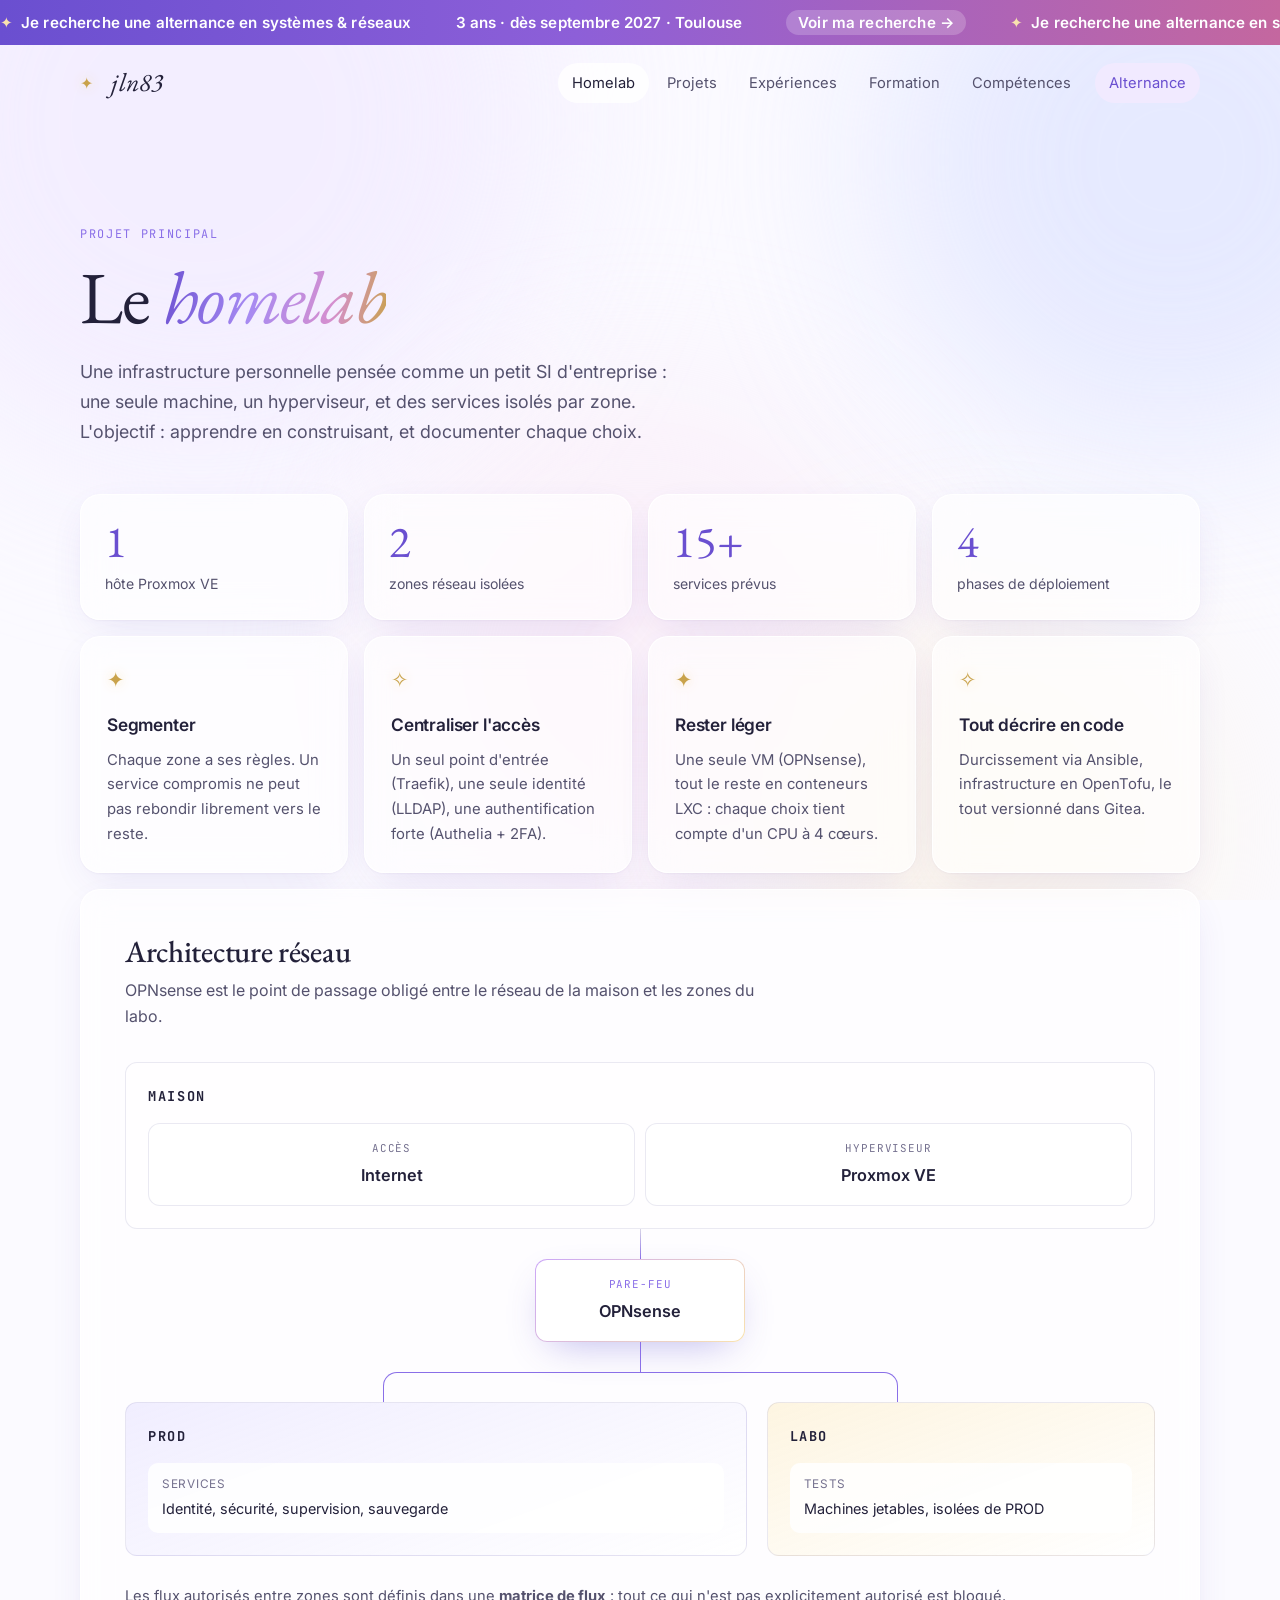
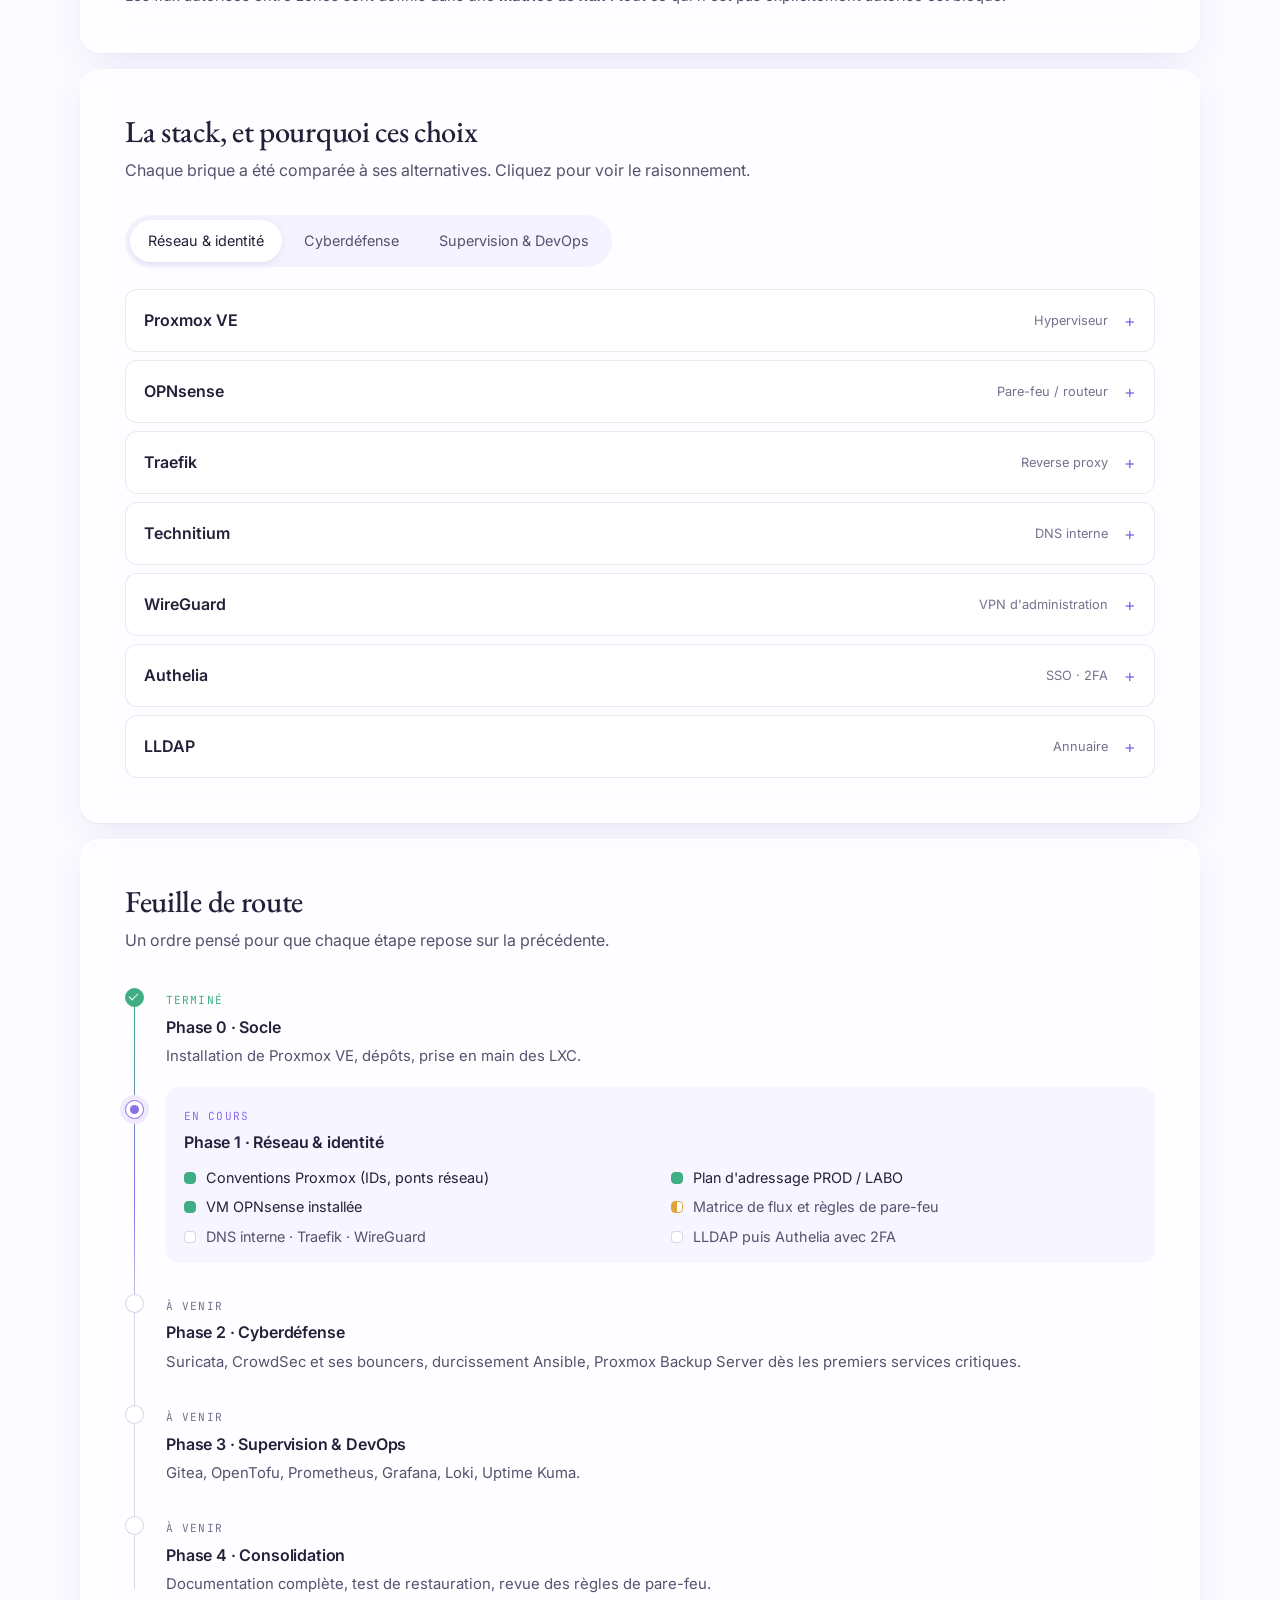
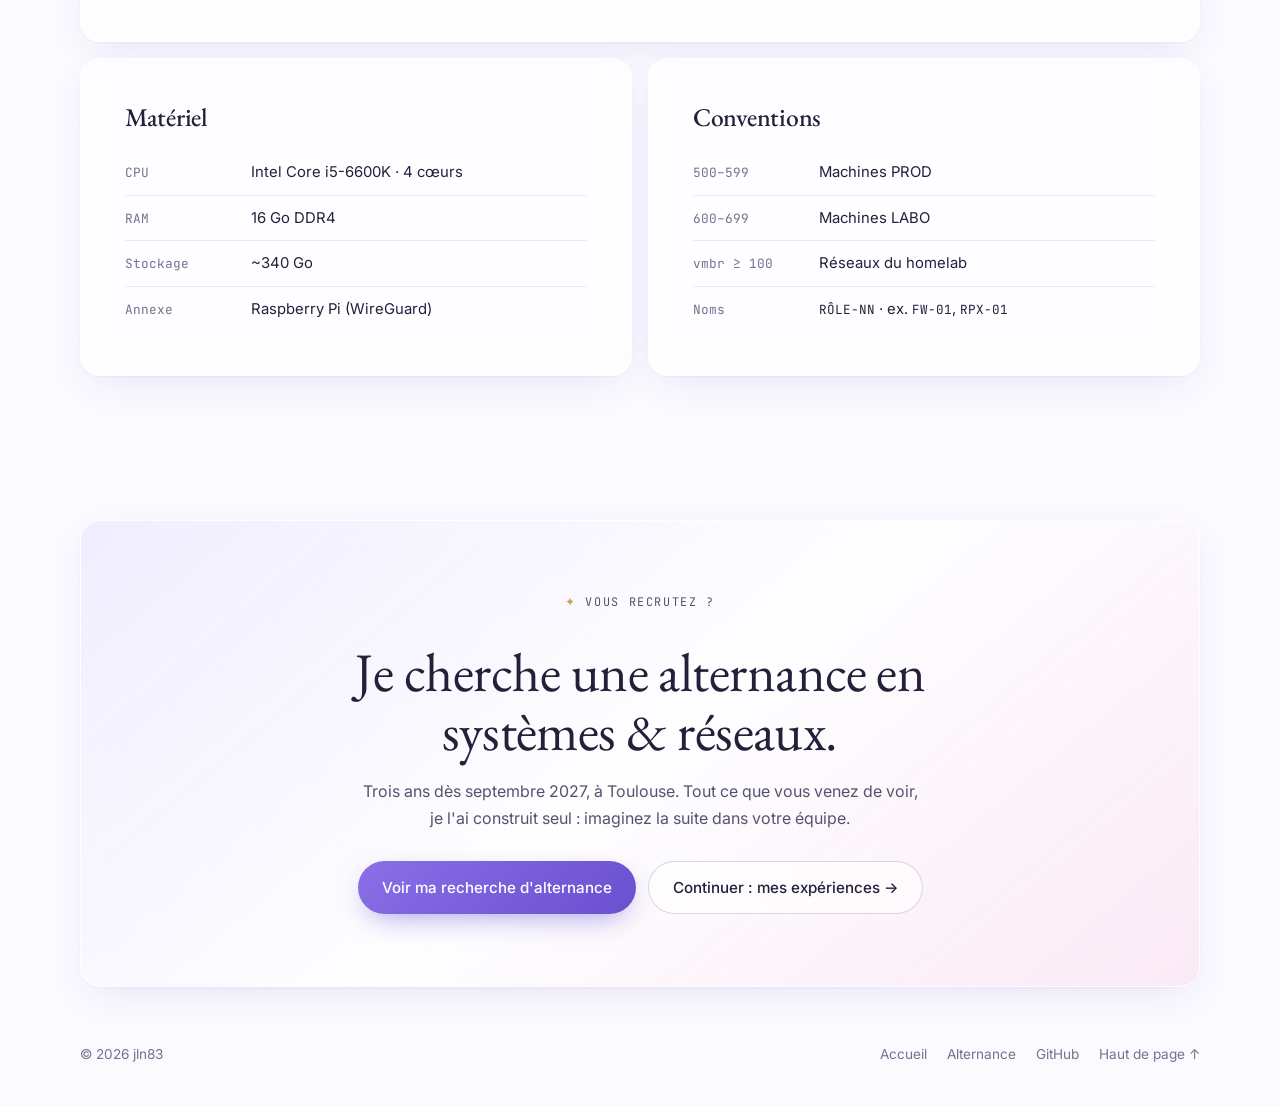
<file: homelab.html>
<!doctype html>
<html lang="fr">
<head>
  <meta charset="utf-8">
  <meta name="viewport" content="width=device-width, initial-scale=1">
  <title>Homelab · Systèmes & Réseaux</title>
  <meta name="description" content="Homelab Proxmox / OPNsense : segmentation, SSO, cyberdéfense et supervision.">
  <meta property="og:title" content="Homelab · Systèmes & Réseaux">
  <meta property="og:description" content="Homelab Proxmox / OPNsense : segmentation, SSO, cyberdéfense et supervision.">
  <meta name="theme-color" content="#fbfaff">
  <link rel="icon" href="assets/favicon.svg" type="image/svg+xml">
  <link rel="preconnect" href="https://fonts.googleapis.com">
  <link rel="preconnect" href="https://fonts.gstatic.com" crossorigin>
  <link href="https://fonts.googleapis.com/css2?family=EB+Garamond:ital,wght@0,400;0,500;1,400&family=Inter:wght@300;400;500;600;700&family=JetBrains+Mono:wght@400;500&display=swap" rel="stylesheet">
  <link rel="stylesheet" href="assets/style.css">
</head>
<body>
  <!-- Fond "vapeur" : halos flous en arrière-plan -->
  <div class="aura" aria-hidden="true">
    <span class="aura__blob aura__blob--1"></span>
    <span class="aura__blob aura__blob--2"></span>
    <span class="aura__blob aura__blob--3"></span>
    <span class="aura__blob aura__blob--4"></span>
  </div>

  <div class="top" id="top">
    <!-- Bandeau défilant : recherche d'alternance -->
    <a class="ticker" href="alternance.html" aria-label="Je recherche une alternance en systèmes et réseaux, 3 ans dès septembre 2027 à Toulouse : voir ma recherche">
      <div class="ticker__track" aria-hidden="true">
        <div class="ticker__group">
          <span><b>✦</b> Je recherche une alternance en systèmes &amp; réseaux</span>
          <span>3 ans · dès septembre 2027 · Toulouse</span>
          <span class="ticker__cta">Voir ma recherche →</span>
          <span><b>✦</b> Je recherche une alternance en systèmes &amp; réseaux</span>
          <span>3 ans · dès septembre 2027 · Toulouse</span>
          <span class="ticker__cta">Voir ma recherche →</span>
        </div>
        <div class="ticker__group">
          <span><b>✦</b> Je recherche une alternance en systèmes &amp; réseaux</span>
          <span>3 ans · dès septembre 2027 · Toulouse</span>
          <span class="ticker__cta">Voir ma recherche →</span>
          <span><b>✦</b> Je recherche une alternance en systèmes &amp; réseaux</span>
          <span>3 ans · dès septembre 2027 · Toulouse</span>
          <span class="ticker__cta">Voir ma recherche →</span>
        </div>
      </div>
    </a>

    <header class="nav">
      <a class="nav__brand" href="index.html"><span class="nav__star" aria-hidden="true">✦</span><span class="nav__sign">jln83</span></a>
      <button class="nav__toggle" aria-label="Ouvrir le menu" aria-expanded="false" aria-controls="nav-links">
        <span></span><span></span>
      </button>
      <nav class="nav__links" id="nav-links">
      <a href="homelab.html" aria-current="page">Homelab</a>
      <a href="projets.html">Projets</a>
      <a href="experiences.html">Expériences</a>
      <a href="formation.html">Formation</a>
      <a href="competences.html">Compétences</a>
        <a class="nav__cta" href="alternance.html">Alternance</a>
      </nav>
    </header>
  </div>

  <main>
    <section class="page-head">
      <p class="eyebrow reveal">Projet principal</p>
      <h1 class="page-head__title reveal">Le <em>homelab</em></h1>
      <p class="page-head__lead reveal">Une infrastructure personnelle pensée comme un petit SI d'entreprise : une seule machine, un hyperviseur, et des services isolés par zone. L'objectif : apprendre en construisant, et documenter chaque choix.</p>
    </section>
    <section class="section section--tight">
      <!-- Chiffres clés -->
      <div class="stats reveal">
        <div class="stat"><span class="stat__value">1</span><span class="stat__label">hôte Proxmox VE</span></div>
        <div class="stat"><span class="stat__value">2</span><span class="stat__label">zones réseau isolées</span></div>
        <div class="stat"><span class="stat__value">15+</span><span class="stat__label">services prévus</span></div>
        <div class="stat"><span class="stat__value">4</span><span class="stat__label">phases de déploiement</span></div>
      </div>

      <!-- Principes -->
      <div class="principles">
        <article class="card reveal">
          <span class="card__icon" aria-hidden="true">✦</span>
          <h3>Segmenter</h3>
          <p>Chaque zone a ses règles. Un service compromis ne peut pas rebondir librement vers le reste.</p>
        </article>
        <article class="card reveal">
          <span class="card__icon" aria-hidden="true">✧</span>
          <h3>Centraliser l'accès</h3>
          <p>Un seul point d'entrée (Traefik), une seule identité (LLDAP), une authentification forte (Authelia + 2FA).</p>
        </article>
        <article class="card reveal">
          <span class="card__icon" aria-hidden="true">✦</span>
          <h3>Rester léger</h3>
          <p>Une seule VM (OPNsense), tout le reste en conteneurs LXC : chaque choix tient compte d'un CPU à 4 cœurs.</p>
        </article>
        <article class="card reveal">
          <span class="card__icon" aria-hidden="true">✧</span>
          <h3>Tout décrire en code</h3>
          <p>Durcissement via Ansible, infrastructure en OpenTofu, le tout versionné dans Gitea.</p>
        </article>
      </div>

      <!-- Architecture -->
      <div class="block reveal">
        <div class="block__head">
          <h3>Architecture réseau</h3>
          <p>OPNsense est le point de passage obligé entre le réseau de la maison et les zones du labo.</p>
        </div>

        <div class="arch">
          <div class="zone zone--home">
            <div class="zone__head">
              <strong>MAISON</strong>
            </div>
            <div class="arch__home">
              <div class="node node--soft">
                <span class="node__tag">Accès</span>
                <strong>Internet</strong>
              </div>
              <div class="node node--soft">
                <span class="node__tag">Hyperviseur</span>
                <strong>Proxmox VE</strong>
              </div>
            </div>
          </div>
          <div class="arch__link" aria-hidden="true"></div>
          <div class="arch__row">
            <div class="node node--accent">
              <span class="node__tag">Pare-feu</span>
              <strong>OPNsense</strong>
            </div>
          </div>
          <div class="arch__split" aria-hidden="true"><span></span><span></span></div>
          <div class="arch__zones">
            <div class="zone zone--prod">
              <div class="zone__head">
                <strong>PROD</strong>
              </div>
              <div class="zone__groups">
                <div><span>Services</span><p>Identité, sécurité, supervision, sauvegarde</p></div>
              </div>
            </div>
            <div class="zone zone--lab">
              <div class="zone__head">
                <strong>LABO</strong>
              </div>
              <div class="zone__groups">
                <div><span>Tests</span><p>Machines jetables, isolées de PROD</p></div>
              </div>
            </div>
          </div>
        </div>

        <p class="note">
          Les flux autorisés entre zones sont définis dans une <strong>matrice de flux</strong> :
          tout ce qui n'est pas explicitement autorisé est bloqué.
        </p>
      </div>

      <!-- Stack -->
      <div class="block reveal">
        <div class="block__head">
          <h3>La stack, et pourquoi ces choix</h3>
          <p>Chaque brique a été comparée à ses alternatives. Cliquez pour voir le raisonnement.</p>
        </div>

        <div class="tabs" role="tablist" aria-label="Domaines de la stack">
          <button role="tab" aria-selected="true" aria-controls="tab-net" id="t-net">Réseau & identité</button>
          <button role="tab" aria-selected="false" aria-controls="tab-sec" id="t-sec" tabindex="-1">Cyberdéfense</button>
          <button role="tab" aria-selected="false" aria-controls="tab-obs" id="t-obs" tabindex="-1">Supervision & DevOps</button>
        </div>

        <div class="tabpanel" role="tabpanel" id="tab-net" aria-labelledby="t-net">
          <details class="tech"><summary><span class="tech__name">Proxmox VE</span><span class="tech__role">Hyperviseur</span></summary>
            <p>Hyperviseur bare-metal gratuit qui gère à la fois VM et LXC. VM là où un noyau isolé est nécessaire, LXC partout ailleurs pour économiser CPU et RAM. <em>Plutôt qu'ESXi</em> (payant, VM seulement) ou Docker seul (pas d'isolation noyau).</p>
          </details>
          <details class="tech"><summary><span class="tech__name">OPNsense</span><span class="tech__role">Pare-feu / routeur</span></summary>
            <p>Basé sur FreeBSD et pf. Il décide qui parle à qui entre les zones. <em>Plutôt que pfSense</em> : gouvernance plus ouverte, interface moderne, mises à jour plus fréquentes.</p>
          </details>
          <details class="tech"><summary><span class="tech__name">Traefik</span><span class="tech__role">Reverse proxy</span></summary>
            <p>Point d'entrée HTTPS unique, termine le TLS et route par nom de domaine. Aucun service n'est joignable sans passer par lui. <em>Plutôt que Nginx ou Caddy</em> : découverte dynamique et middleware forwardAuth indispensable pour Authelia.</p>
          </details>
          <details class="tech"><summary><span class="tech__name">Technitium</span><span class="tech__role">DNS interne</span></summary>
            <p>Noms internes pour chaque service (indispensable au routage Traefik et aux certificats), blocage de domaines, et résolution chiffrée vers l'extérieur.</p>
          </details>
          <details class="tech"><summary><span class="tech__name">WireGuard</span><span class="tech__role">VPN d'administration</span></summary>
            <p>Cryptographie moderne (Curve25519), code minimal donc surface d'attaque réduite. Même à distance, on arrive dans un segment soumis aux règles du pare-feu.</p>
          </details>
          <details class="tech"><summary><span class="tech__name">Authelia</span><span class="tech__role">SSO · 2FA</span></summary>
            <p>Portail d'authentification devant chaque service, TOTP et WebAuthn. <em>Plutôt que Keycloak</em> : un binaire léger, pensé pour accompagner un reverse proxy.</p>
          </details>
          <details class="tech"><summary><span class="tech__name">LLDAP</span><span class="tech__role">Annuaire</span></summary>
            <p>Comptes et groupes centralisés, interrogés par Authelia. <em>Plutôt qu'OpenLDAP</em> : même protocole, mais une administration simple et une empreinte minimale.</p>
          </details>
        </div>

        <div class="tabpanel" role="tabpanel" id="tab-sec" aria-labelledby="t-sec" hidden>
          <details class="tech"><summary><span class="tech__name">CrowdSec</span><span class="tech__role">Détection · blocage</span></summary>
            <p>L'agent analyse les logs de Traefik et OPNsense ; les bouncers appliquent le blocage au niveau HTTP et au niveau réseau. <em>Plutôt que Fail2ban</em> : réputation IP partagée et architecture multi-couches.</p>
          </details>
          <details class="tech"><summary><span class="tech__name">Suricata</span><span class="tech__role">IDS / IPS</span></summary>
            <p>Sur OPNsense : d'abord en mode détection pour comprendre le trafic, puis en blocage.</p>
          </details>
          <details class="tech"><summary><span class="tech__name">Ansible</span><span class="tech__role">Durcissement ANSSI / CIS</span></summary>
            <p>Playbooks idempotents : SSH par clé, mises à jour automatiques, pare-feu local. Le même niveau de sécurité sur chaque hôte, réapplicable à tout moment, testé sur un LXC avant d'être généralisé.</p>
          </details>
          <details class="tech"><summary><span class="tech__name">Proxmox Backup Server</span><span class="tech__role">Sauvegardes</span></summary>
            <p>Sauvegardes incrémentales dédupliquées, avec vérification d'intégrité et vrais tests de restauration. Un snapshot protège d'une erreur, pas d'une panne de disque.</p>
          </details>
        </div>

        <div class="tabpanel" role="tabpanel" id="tab-obs" aria-labelledby="t-obs" hidden>
          <details class="tech"><summary><span class="tech__name">Prometheus + Grafana</span><span class="tech__role">Métriques</span></summary>
            <p>Collecte par scraping via node_exporter, visualisation dans Grafana. Standard de fait, PromQL puissant.</p>
          </details>
          <details class="tech"><summary><span class="tech__name">Loki</span><span class="tech__role">Logs</span></summary>
            <p>Agrégation centralisée, indexée uniquement sur les labels, rétention courte. <em>Plutôt qu'ELK</em> : bien trop gourmand pour ce matériel.</p>
          </details>
          <details class="tech"><summary><span class="tech__name">Uptime Kuma</span><span class="tech__role">Disponibilité</span></summary>
            <p>Vérifie que chaque service répond vraiment (HTTP, certificat, DNS) avec notifications. Complémentaire de Prometheus : un service peut être sain en interne et injoignable.</p>
          </details>
          <details class="tech"><summary><span class="tech__name">Gitea</span><span class="tech__role">Git auto-hébergé</span></summary>
            <p>Versionne playbooks et configurations. <em>Plutôt que GitLab</em> : quelques centaines de Mo de RAM au lieu de plusieurs Go.</p>
          </details>
          <details class="tech"><summary><span class="tech__name">OpenTofu</span><span class="tech__role">Infrastructure as Code</span></summary>
            <p>Décrit VM, LXC et réseaux Proxmox en code. Fork libre (MPL 2.0) de Terraform après son changement de licence.</p>
          </details>
        </div>
      </div>

      <!-- Roadmap -->
      <div class="block reveal" id="roadmap">
        <div class="block__head">
          <h3>Feuille de route</h3>
          <p>Un ordre pensé pour que chaque étape repose sur la précédente.</p>
        </div>
        <ol class="roadmap">
          <li class="phase phase--done">
            <div class="phase__marker"></div>
            <div class="phase__body">
              <span class="phase__status">Terminé</span>
              <h4>Phase 0 · Socle</h4>
              <p>Installation de Proxmox VE, dépôts, prise en main des LXC.</p>
            </div>
          </li>
          <li class="phase phase--current">
            <div class="phase__marker"></div>
            <div class="phase__body">
              <span class="phase__status">En cours</span>
              <h4>Phase 1 · Réseau & identité</h4>
              <ul class="checklist">
                <li class="is-done">Conventions Proxmox (IDs, ponts réseau)</li>
                <li class="is-done">Plan d'adressage PROD / LABO</li>
                <li class="is-done">VM OPNsense installée</li>
                <li class="is-doing">Matrice de flux et règles de pare-feu</li>
                <li>DNS interne · Traefik · WireGuard</li>
                <li>LLDAP puis Authelia avec 2FA</li>
              </ul>
            </div>
          </li>
          <li class="phase">
            <div class="phase__marker"></div>
            <div class="phase__body">
              <span class="phase__status">À venir</span>
              <h4>Phase 2 · Cyberdéfense</h4>
              <p>Suricata, CrowdSec et ses bouncers, durcissement Ansible, Proxmox Backup Server dès les premiers services critiques.</p>
            </div>
          </li>
          <li class="phase">
            <div class="phase__marker"></div>
            <div class="phase__body">
              <span class="phase__status">À venir</span>
              <h4>Phase 3 · Supervision & DevOps</h4>
              <p>Gitea, OpenTofu, Prometheus, Grafana, Loki, Uptime Kuma.</p>
            </div>
          </li>
          <li class="phase">
            <div class="phase__marker"></div>
            <div class="phase__body">
              <span class="phase__status">À venir</span>
              <h4>Phase 4 · Consolidation</h4>
              <p>Documentation complète, test de restauration, revue des règles de pare-feu.</p>
            </div>
          </li>
        </ol>
      </div>

      <!-- Matériel & conventions -->
      <div class="duo">
        <div class="block block--compact reveal">
          <h3>Matériel</h3>
          <dl class="specs">
            <div><dt>CPU</dt><dd>Intel Core i5-6600K · 4 cœurs</dd></div>
            <div><dt>RAM</dt><dd>16 Go DDR4</dd></div>
            <div><dt>Stockage</dt><dd>~340 Go</dd></div>
            <div><dt>Annexe</dt><dd>Raspberry Pi (WireGuard)</dd></div>
          </dl>
        </div>
        <div class="block block--compact reveal">
          <h3>Conventions</h3>
          <dl class="specs">
            <div><dt>500–599</dt><dd>Machines PROD</dd></div>
            <div><dt>600–699</dt><dd>Machines LABO</dd></div>
            <div><dt>vmbr ≥ 100</dt><dd>Réseaux du homelab</dd></div>
            <div><dt>Noms</dt><dd><code>RÔLE-NN</code> · ex. <code>FW-01</code>, <code>RPX-01</code></dd></div>
          </dl>
        </div>
      </div>
    </section>
    <section class="section">
      <div class="next reveal">
        <p class="eyebrow"><span class="sparkle">✦</span> Vous recrutez ?</p>
        <h2>Je cherche une alternance en systèmes &amp; réseaux.</h2>
        <p>Trois ans dès septembre 2027, à Toulouse. Tout ce que vous venez de voir, je l'ai construit seul : imaginez la suite dans votre équipe.</p>
        <div class="next__actions">
          <a class="btn btn--primary" href="alternance.html">Voir ma recherche d'alternance</a>
          <a class="btn btn--ghost" href="experiences.html">Continuer : mes expériences →</a>
        </div>
      </div>
    </section>
  </main>

  <footer class="footer">
    <p>© <span id="year">2026</span> jln83</p>
    <nav class="footer__links" aria-label="Pied de page">
      <a href="index.html">Accueil</a>
      <a href="alternance.html">Alternance</a>
      <a href="https://github.com/jln83" target="_blank" rel="noopener">GitHub</a>
      <a href="#top">Haut de page ↑</a>
    </nav>
  </footer>

  <script src="assets/main.js"></script>
</body>
</html>
</file>
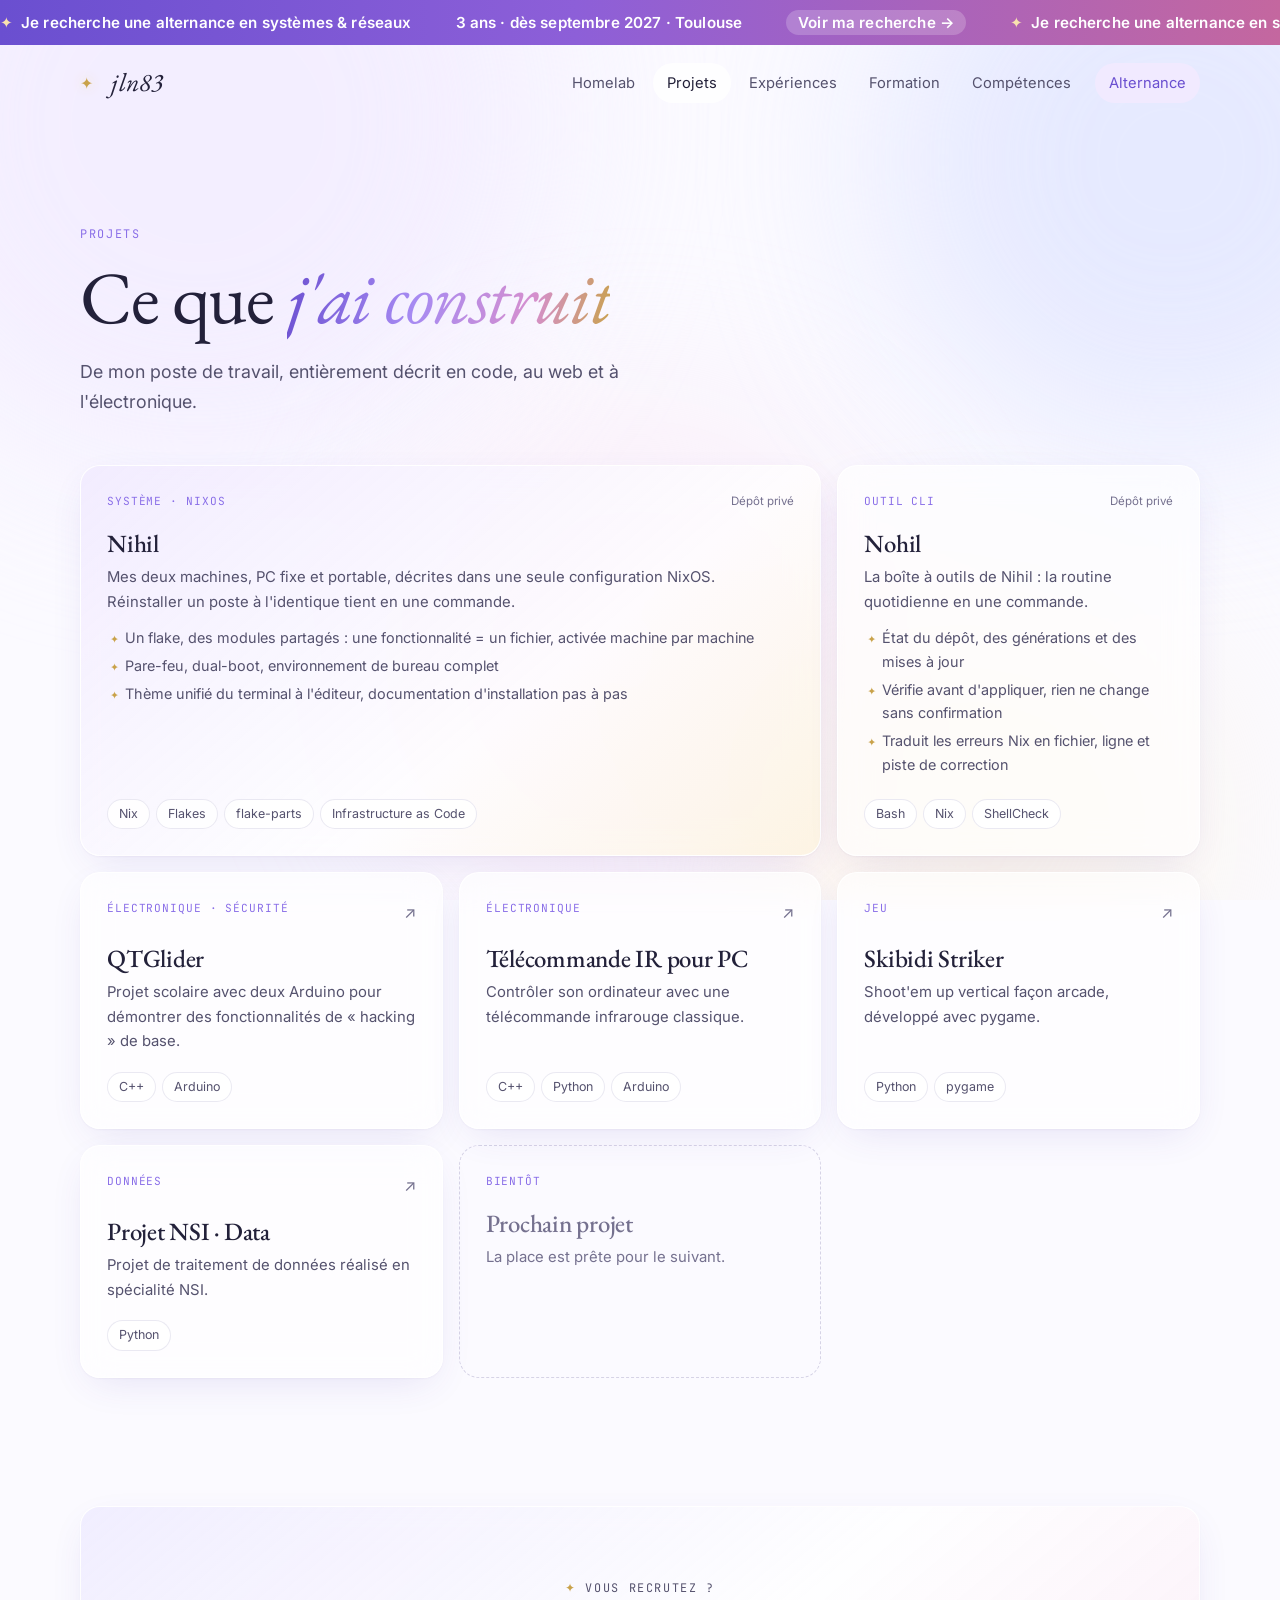
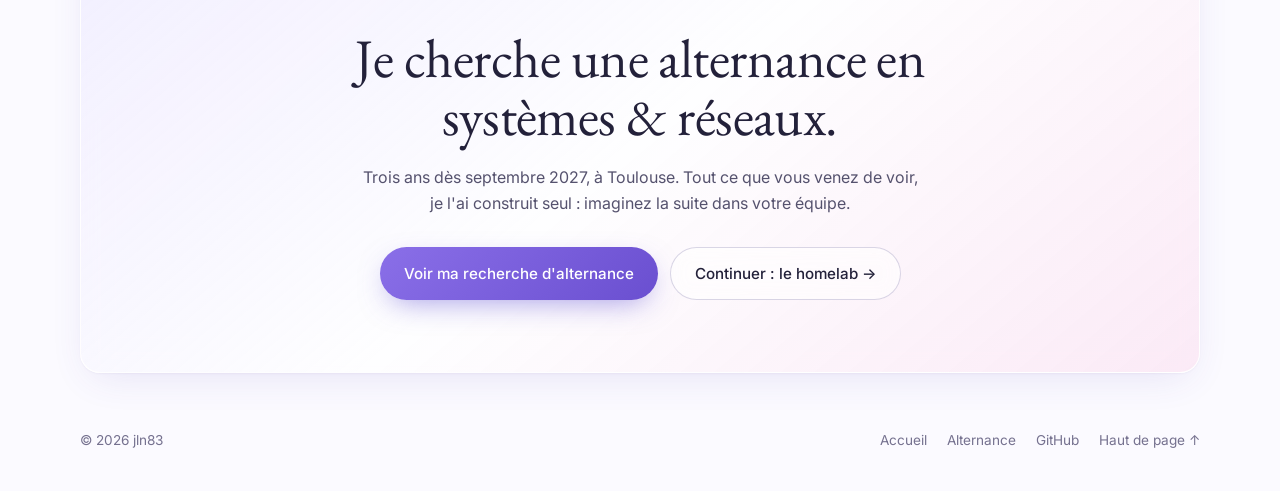
<file: projets.html>
<!doctype html>
<html lang="fr">
<head>
  <meta charset="utf-8">
  <meta name="viewport" content="width=device-width, initial-scale=1">
  <title>Projets · Systèmes & Réseaux</title>
  <meta name="description" content="Projets : configuration NixOS, outil CLI, électronique, jeux et données.">
  <meta property="og:title" content="Projets · Systèmes & Réseaux">
  <meta property="og:description" content="Projets : configuration NixOS, outil CLI, électronique, jeux et données.">
  <meta name="theme-color" content="#fbfaff">
  <link rel="icon" href="assets/favicon.svg" type="image/svg+xml">
  <link rel="preconnect" href="https://fonts.googleapis.com">
  <link rel="preconnect" href="https://fonts.gstatic.com" crossorigin>
  <link href="https://fonts.googleapis.com/css2?family=EB+Garamond:ital,wght@0,400;0,500;1,400&family=Inter:wght@300;400;500;600;700&family=JetBrains+Mono:wght@400;500&display=swap" rel="stylesheet">
  <link rel="stylesheet" href="assets/style.css">
</head>
<body>
  <!-- Fond "vapeur" : halos flous en arrière-plan -->
  <div class="aura" aria-hidden="true">
    <span class="aura__blob aura__blob--1"></span>
    <span class="aura__blob aura__blob--2"></span>
    <span class="aura__blob aura__blob--3"></span>
    <span class="aura__blob aura__blob--4"></span>
  </div>

  <div class="top" id="top">
    <!-- Bandeau défilant : recherche d'alternance -->
    <a class="ticker" href="alternance.html" aria-label="Je recherche une alternance en systèmes et réseaux, 3 ans dès septembre 2027 à Toulouse : voir ma recherche">
      <div class="ticker__track" aria-hidden="true">
        <div class="ticker__group">
          <span><b>✦</b> Je recherche une alternance en systèmes &amp; réseaux</span>
          <span>3 ans · dès septembre 2027 · Toulouse</span>
          <span class="ticker__cta">Voir ma recherche →</span>
          <span><b>✦</b> Je recherche une alternance en systèmes &amp; réseaux</span>
          <span>3 ans · dès septembre 2027 · Toulouse</span>
          <span class="ticker__cta">Voir ma recherche →</span>
        </div>
        <div class="ticker__group">
          <span><b>✦</b> Je recherche une alternance en systèmes &amp; réseaux</span>
          <span>3 ans · dès septembre 2027 · Toulouse</span>
          <span class="ticker__cta">Voir ma recherche →</span>
          <span><b>✦</b> Je recherche une alternance en systèmes &amp; réseaux</span>
          <span>3 ans · dès septembre 2027 · Toulouse</span>
          <span class="ticker__cta">Voir ma recherche →</span>
        </div>
      </div>
    </a>

    <header class="nav">
      <a class="nav__brand" href="index.html"><span class="nav__star" aria-hidden="true">✦</span><span class="nav__sign">jln83</span></a>
      <button class="nav__toggle" aria-label="Ouvrir le menu" aria-expanded="false" aria-controls="nav-links">
        <span></span><span></span>
      </button>
      <nav class="nav__links" id="nav-links">
      <a href="homelab.html">Homelab</a>
      <a href="projets.html" aria-current="page">Projets</a>
      <a href="experiences.html">Expériences</a>
      <a href="formation.html">Formation</a>
      <a href="competences.html">Compétences</a>
        <a class="nav__cta" href="alternance.html">Alternance</a>
      </nav>
    </header>
  </div>

  <main>
    <section class="page-head">
      <p class="eyebrow reveal">Projets</p>
      <h1 class="page-head__title reveal">Ce que <em>j'ai construit</em></h1>
      <p class="page-head__lead reveal">De mon poste de travail, entièrement décrit en code, au web et à l'électronique.</p>
    </section>
    <section class="section section--tight">
      <div class="projects">
        <div class="project project--wide reveal">
          <div class="project__top"><span class="project__kind">Système · NixOS</span><span class="project__private">Dépôt privé</span></div>
          <h3>Nihil</h3>
          <p>Mes deux machines, PC fixe et portable, décrites dans une seule configuration NixOS. Réinstaller un poste à l'identique tient en une commande.</p>
          <ul class="project__points">
            <li>Un flake, des modules partagés : une fonctionnalité = un fichier, activée machine par machine</li>
            <li>Pare-feu, dual-boot, environnement de bureau complet</li>
            <li>Thème unifié du terminal à l'éditeur, documentation d'installation pas à pas</li>
          </ul>
          <ul class="tags"><li>Nix</li><li>Flakes</li><li>flake-parts</li><li>Infrastructure as Code</li></ul>
        </div>
        <div class="project reveal">
          <div class="project__top"><span class="project__kind">Outil CLI</span><span class="project__private">Dépôt privé</span></div>
          <h3>Nohil</h3>
          <p>La boîte à outils de Nihil : la routine quotidienne en une commande.</p>
          <ul class="project__points">
            <li>État du dépôt, des générations et des mises à jour</li>
            <li>Vérifie avant d'appliquer, rien ne change sans confirmation</li>
            <li>Traduit les erreurs Nix en fichier, ligne et piste de correction</li>
          </ul>
          <ul class="tags"><li>Bash</li><li>Nix</li><li>ShellCheck</li></ul>
        </div>
        <a class="project reveal" href="https://github.com/jln83/QTGlider" target="_blank" rel="noopener">
          <div class="project__top"><span class="project__kind">Électronique · Sécurité</span><span class="project__arrow">↗</span></div>
          <h3>QTGlider</h3>
          <p>Projet scolaire avec deux Arduino pour démontrer des fonctionnalités de « hacking » de base.</p>
          <ul class="tags"><li>C++</li><li>Arduino</li></ul>
        </a>
        <a class="project reveal" href="https://github.com/jln83/Infrared-Remote_Control-Computer" target="_blank" rel="noopener">
          <div class="project__top"><span class="project__kind">Électronique</span><span class="project__arrow">↗</span></div>
          <h3>Télécommande IR pour PC</h3>
          <p>Contrôler son ordinateur avec une télécommande infrarouge classique.</p>
          <ul class="tags"><li>C++</li><li>Python</li><li>Arduino</li></ul>
        </a>
        <a class="project reveal" href="https://github.com/jln83/2025-Skibidi-Striker" target="_blank" rel="noopener">
          <div class="project__top"><span class="project__kind">Jeu</span><span class="project__arrow">↗</span></div>
          <h3>Skibidi Striker</h3>
          <p>Shoot'em up vertical façon arcade, développé avec pygame.</p>
          <ul class="tags"><li>Python</li><li>pygame</li></ul>
        </a>
        <a class="project reveal" href="https://github.com/jln83/ProjetNSI-DATA" target="_blank" rel="noopener">
          <div class="project__top"><span class="project__kind">Données</span><span class="project__arrow">↗</span></div>
          <h3>Projet NSI · Data</h3>
          <p>Projet de traitement de données réalisé en spécialité NSI.</p>
          <ul class="tags"><li>Python</li></ul>
        </a>
        <div class="project project--placeholder reveal">
          <div class="project__top"><span class="project__kind">Bientôt</span></div>
          <h3>Prochain projet</h3>
          <p>La place est prête pour le suivant.</p>
        </div>
      </div>
    </section>
    <section class="section">
      <div class="next reveal">
        <p class="eyebrow"><span class="sparkle">✦</span> Vous recrutez ?</p>
        <h2>Je cherche une alternance en systèmes &amp; réseaux.</h2>
        <p>Trois ans dès septembre 2027, à Toulouse. Tout ce que vous venez de voir, je l'ai construit seul : imaginez la suite dans votre équipe.</p>
        <div class="next__actions">
          <a class="btn btn--primary" href="alternance.html">Voir ma recherche d'alternance</a>
          <a class="btn btn--ghost" href="homelab.html">Continuer : le homelab →</a>
        </div>
      </div>
    </section>
  </main>

  <footer class="footer">
    <p>© <span id="year">2026</span> jln83</p>
    <nav class="footer__links" aria-label="Pied de page">
      <a href="index.html">Accueil</a>
      <a href="alternance.html">Alternance</a>
      <a href="https://github.com/jln83" target="_blank" rel="noopener">GitHub</a>
      <a href="#top">Haut de page ↑</a>
    </nav>
  </footer>

  <script src="assets/main.js"></script>
</body>
</html>
</file>
<file: assets/style.css>
/* ==========================================================
   Portfolio
   DA : blanc, vaporeux, lumineux. Couleurs dans :root.
   ========================================================== */

:root {
  --bg: #fbfaff;
  --surface: rgba(255, 255, 255, 0.62);
  --surface-solid: #ffffff;
  --line: rgba(110, 100, 160, 0.14);
  --line-strong: rgba(110, 100, 160, 0.26);

  --ink: #23213a;
  --ink-soft: #55526e;
  --ink-mute: #75718f;

  /* Palette "angel" (dérivée de Catppuccin : mauve, lavande, rose, halo doré) */
  --mauve: #cba6f7;
  --lavender: #b4befe;
  --pink: #f5c2e7;
  --halo: #f9e2af;
  --halo-deep: #c9a24a;

  --accent: #8a6fe8;        /* mauve assombri pour rester lisible sur blanc */
  --accent-deep: #6a4fd0;
  --accent-wash: #f1eaff;
  --sky: #dfe4ff;
  --blush: #fbe6f4;
  --mint: #fdf3dc;
  --ok: #3fae84;
  --doing: #e0a43c;

  --radius: 20px;
  --radius-sm: 12px;
  --shadow: 0 1px 2px rgba(40, 30, 90, 0.04), 0 12px 40px -12px rgba(80, 60, 180, 0.14);
  --shadow-hover: 0 1px 2px rgba(40, 30, 90, 0.05), 0 22px 60px -16px rgba(80, 60, 180, 0.24);

  --serif: "EB Garamond", "Times New Roman", serif;
  --sans: "Inter", system-ui, -apple-system, "Segoe UI", sans-serif;
  --mono: "JetBrains Mono", ui-monospace, monospace;

  --max: 1120px;
  --gutter: clamp(16px, 4vw, 40px);
}

*, *::before, *::after { box-sizing: border-box; }

html { scroll-behavior: smooth; scroll-padding-top: 140px; }

body {
  margin: 0;
  background: var(--bg);
  color: var(--ink);
  font-family: var(--sans);
  font-size: 16px;
  line-height: 1.65;
  -webkit-font-smoothing: antialiased;
  overflow-x: hidden;
}

a { color: inherit; text-decoration: none; }
code { font-family: var(--mono); font-size: 0.85em; }
::selection { background: var(--accent-wash); color: var(--accent-deep); }

:focus-visible {
  outline: 2px solid var(--accent);
  outline-offset: 3px;
  border-radius: 6px;
}

/* ---------- Fond vaporeux ---------- */
.aura {
  position: fixed;
  inset: 0;
  z-index: -1;
  overflow: hidden;
  pointer-events: none;
}
.aura__blob {
  position: absolute;
  border-radius: 50%;
  filter: blur(90px);
  opacity: 0.75;
  animation: drift 28s ease-in-out infinite alternate;
}
.aura__blob--1 { width: 55vw; height: 55vw; top: -18vw; left: -12vw; background: var(--accent-wash); }
.aura__blob--2 { width: 45vw; height: 45vw; top: -10vw; right: -14vw; background: var(--sky); animation-delay: -7s; }
.aura__blob--3 { width: 40vw; height: 40vw; top: 45vh; left: 30vw; background: var(--blush); opacity: 0.5; animation-delay: -14s; }
.aura__blob--4 { width: 35vw; height: 35vw; bottom: -12vw; right: 5vw; background: var(--mint); opacity: 0.5; animation-delay: -21s; }

@keyframes drift {
  0%   { transform: translate(0, 0) scale(1); }
  50%  { transform: translate(4vw, 3vh) scale(1.08); }
  100% { transform: translate(-3vw, 6vh) scale(0.95); }
}

/* ---------- Bandeau défilant (recherche d'alternance) ---------- */
.top { position: sticky; top: 0; z-index: 10; }
.ticker {
  display: block; overflow: hidden;
  background: linear-gradient(90deg, var(--accent-deep), #8d5fd8 45%, #c4679f);
  color: #fff; font-size: 0.95rem; font-weight: 600; letter-spacing: 0.01em;
  padding: 10px 0;
}
.ticker__track { display: flex; width: max-content; animation: ticker 38s linear infinite; }
.ticker:hover .ticker__track, .ticker:focus-visible .ticker__track { animation-play-state: paused; }
.ticker__group { display: flex; flex: none; gap: 44px; padding-right: 44px; white-space: nowrap; }
.ticker__group b { color: var(--halo); font-weight: 400; margin-right: 4px; }
.ticker__cta { background: rgba(255, 255, 255, 0.2); border-radius: 999px; padding: 0 12px; }
.ticker:hover .ticker__cta { background: #fff; color: var(--accent-deep); }
@keyframes ticker { to { transform: translateX(-50%); } }

/* ---------- Navigation ---------- */
.nav {
  position: relative;
  display: flex;
  align-items: center;
  justify-content: space-between;
  gap: 24px;
  max-width: calc(var(--max) + 2 * var(--gutter));
  margin: 0 auto;
  padding: 18px var(--gutter);
  transition: background 0.3s, box-shadow 0.3s;
}
.nav.is-scrolled {
  background: rgba(251, 250, 255, 0.72);
  backdrop-filter: blur(18px) saturate(1.4);
  -webkit-backdrop-filter: blur(18px) saturate(1.4);
  box-shadow: 0 1px 0 var(--line);
  max-width: none;
}
.nav__brand { display: inline-flex; align-items: center; gap: 18px; }
.nav__star { color: var(--halo-deep); font-size: 1rem; text-shadow: 0 0 12px rgba(249, 226, 175, 0.9); }
.nav__sign {
  font-family: var(--serif);
  font-style: italic;
  font-size: 1.6rem; line-height: 1; color: var(--ink);
  letter-spacing: 0.005em;
}
.nav__links { display: flex; align-items: center; gap: 4px; }
.nav__links a {
  padding: 8px 14px;
  border-radius: 999px;
  font-size: 0.92rem;
  color: var(--ink-soft);
  transition: color 0.2s, background 0.2s;
}
.nav__links a:hover, .nav__links a[aria-current="page"] { color: var(--ink); background: rgba(255, 255, 255, 0.8); }
.nav__links .nav__cta { color: var(--accent-deep); background: var(--accent-wash); margin-left: 6px; }
.nav__links .nav__cta:hover, .nav__links .nav__cta[aria-current="page"] { background: #e4dfff; color: var(--accent-deep); }

.nav__toggle {
  display: none;
  width: 42px; height: 42px;
  border: 1px solid var(--line);
  border-radius: 12px;
  background: var(--surface);
  cursor: pointer;
  position: relative;
}
.nav__toggle span {
  position: absolute; left: 12px; right: 12px; height: 1.5px;
  background: var(--ink); border-radius: 2px;
  transition: transform 0.25s;
}
.nav__toggle span:first-child { top: 16px; }
.nav__toggle span:last-child { top: 24px; }
.nav__toggle[aria-expanded="true"] span:first-child { transform: translateY(4px) rotate(45deg); }
.nav__toggle[aria-expanded="true"] span:last-child { transform: translateY(-4px) rotate(-45deg); }

/* ---------- Mise en page ---------- */
main { max-width: calc(var(--max) + 2 * var(--gutter)); margin: 0 auto; padding: 0 var(--gutter); }

.section { padding: clamp(72px, 10vw, 128px) 0 0; }
.section__head { max-width: 680px; margin-bottom: 48px; }
.section__intro { color: var(--ink-soft); font-size: 1.08rem; margin: 0; }
.section--tight { padding-top: 48px; }

/* En-tête des pages internes */
.page-head { padding: clamp(56px, 9vw, 104px) 0 0; max-width: 760px; }
.page-head__title {
  font-family: var(--serif); font-weight: 400; letter-spacing: -0.02em;
  font-size: clamp(2.6rem, 7vw, 4.6rem); line-height: 1.04; margin-bottom: 22px;
}
.page-head__title em, .spotlight__title em {
  font-style: italic;
  background: linear-gradient(100deg, var(--accent-deep), #a68af2 40%, #d58fcf 75%, var(--halo-deep));
  -webkit-background-clip: text; background-clip: text; color: transparent;
}
.page-head__lead { font-size: 1.12rem; color: var(--ink-soft); margin: 0; max-width: 620px; }

h1, h2, h3, h4 { margin: 0; font-weight: 500; letter-spacing: -0.01em; }
h2 {
  font-family: var(--serif);
  font-size: clamp(2.3rem, 5vw, 3.4rem);
  font-weight: 400;
  line-height: 1.08;
  margin-bottom: 18px;
}
h3 { font-size: 1.08rem; font-weight: 600; }
h4 { font-size: 1rem; font-weight: 600; }

.eyebrow {
  margin: 0 0 14px;
  font-family: var(--mono);
  font-size: 0.74rem;
  letter-spacing: 0.14em;
  text-transform: uppercase;
  color: var(--accent);
}
.muted { color: var(--ink-mute); }

/* ---------- Hero ---------- */
.hero {
  min-height: calc(100vh - 80px);
  min-height: calc(100svh - 80px);
  display: flex;
  flex-direction: column;
  justify-content: center;
  padding: 48px 0 64px;
}
.hero__title {
  font-family: var(--serif);
  font-size: clamp(2.8rem, 8vw, 6rem);
  line-height: 1.02;
  font-weight: 400;
  letter-spacing: -0.02em;
  margin-bottom: 28px;
}
.hero__title em {
  font-style: italic;
  background: linear-gradient(100deg, var(--accent-deep), #a68af2 40%, #d58fcf 75%, var(--halo-deep));
  -webkit-background-clip: text;
  background-clip: text;
  color: transparent;
}
.hero__lead { max-width: 560px; font-size: 1.15rem; color: var(--ink-soft); margin: 0 0 36px; }
.hero--home { min-height: 0; padding: clamp(56px, 9vw, 104px) 0 0; }

/* Encart d'accueil : la recherche d'alternance, en grand */
.spotlight {
  display: flex; flex-direction: column; gap: 14px;
  padding: clamp(26px, 4vw, 40px);
  border-radius: var(--radius);
  background: linear-gradient(#fff, #fff) padding-box,
              linear-gradient(120deg, var(--accent), var(--pink), var(--halo)) border-box;
  border: 2px solid transparent;
  box-shadow: 0 24px 60px -24px rgba(91, 75, 209, 0.55);
  transition: transform 0.25s, box-shadow 0.25s;
}
.spotlight:hover { transform: translateY(-4px); box-shadow: 0 30px 70px -24px rgba(91, 75, 209, 0.7); }
.spotlight__status {
  display: inline-flex; align-items: center; gap: 10px;
  font-family: var(--mono); font-size: 0.75rem; letter-spacing: 0.12em; text-transform: uppercase; color: var(--ok);
}
.spotlight__title { font-family: var(--serif); font-weight: 400; font-size: clamp(2.2rem, 5.5vw, 3.6rem); line-height: 1.05; }
.spotlight__meta { display: flex; flex-wrap: wrap; gap: 8px; }
.spotlight__meta span {
  padding: 6px 14px; border-radius: 999px; font-size: 0.92rem;
  background: var(--accent-wash); color: var(--accent-deep);
}
.spotlight__cta {
  align-self: flex-start; margin-top: 6px;
  padding: 13px 24px; border-radius: 999px; color: #fff; font-weight: 500;
  background: linear-gradient(135deg, var(--accent), var(--accent-deep));
  box-shadow: 0 10px 30px -10px rgba(91, 75, 209, 0.6);
}
.spotlight__cta span { display: inline-block; transition: transform 0.25s; }
.spotlight:hover .spotlight__cta span { transform: translateX(4px); }

/* Aiguillage : une carte par besoin */
.router { display: grid; grid-template-columns: repeat(3, 1fr); gap: 16px; }
.route {
  position: relative; display: flex; flex-direction: column; gap: 6px; padding: 24px 26px 26px;
  background: var(--surface); border: 1px solid rgba(255, 255, 255, 0.9); box-shadow: var(--shadow);
  backdrop-filter: blur(16px); -webkit-backdrop-filter: blur(16px); border-radius: var(--radius);
  transition: transform 0.25s, box-shadow 0.25s;
}
.route:hover { transform: translateY(-4px); box-shadow: var(--shadow-hover); }
.route__q { font-family: var(--mono); font-size: 0.7rem; letter-spacing: 0.08em; text-transform: uppercase; color: var(--accent); }
.route h3 { font-family: var(--serif); font-size: 1.6rem; font-weight: 500; line-height: 1.15; padding-right: 32px; }
.route p { margin: 0; font-size: 0.93rem; color: var(--ink-soft); }
.route__go { position: absolute; top: 22px; right: 24px; font-size: 1.2rem; color: var(--accent); transition: transform 0.25s; }
.route:hover .route__go { transform: translateX(4px); }
.route--accent { background: linear-gradient(140deg, rgba(241, 234, 255, 0.95), rgba(255, 255, 255, 0.8) 60%, rgba(251, 230, 244, 0.85)); }
.hero__actions { display: flex; flex-wrap: wrap; gap: 12px; margin-bottom: 48px; }
.hero__meta {
  display: flex; flex-wrap: wrap; gap: 10px 28px;
  list-style: none; padding: 0; margin: 0;
  font-size: 0.9rem; color: var(--ink-mute);
}
.hero__meta li { display: flex; align-items: center; gap: 8px; }

.dot { width: 8px; height: 8px; border-radius: 50%; display: inline-block; }
.dot--live { background: var(--ok); box-shadow: 0 0 0 4px rgba(63, 174, 132, 0.18); animation: pulse 2.4s infinite; }
@keyframes pulse { 50% { box-shadow: 0 0 0 7px rgba(63, 174, 132, 0.05); } }

/* Encart "en ce moment" sous le hero */
.now {
  display: flex; flex-direction: column; gap: 4px;
  width: min(100%, 360px); margin-top: 16px; padding: 18px 22px;
  background: var(--surface); border: 1px solid rgba(255, 255, 255, 0.9);
  border-radius: var(--radius); box-shadow: var(--shadow);
  backdrop-filter: blur(16px); -webkit-backdrop-filter: blur(16px);
  transition: transform 0.25s, box-shadow 0.25s;
}
.now:hover { transform: translateY(-3px); box-shadow: var(--shadow-hover); }
.now__label { font-family: var(--mono); font-size: 0.7rem; letter-spacing: 0.1em; text-transform: uppercase; color: var(--ink-mute); }
.now strong { font-weight: 600; font-size: 0.98rem; }
.now__task { font-size: 0.88rem; color: var(--ink-soft); }
.now__bar { margin-top: 10px; height: 5px; border-radius: 999px; background: var(--accent-wash); overflow: hidden; }
.now__bar span { display: block; height: 100%; border-radius: inherit; background: linear-gradient(90deg, var(--accent), var(--mauve), var(--halo)); }
.sparkle { color: var(--halo-deep); }

/* ---------- Boutons ---------- */
.btn {
  display: inline-flex; align-items: center; justify-content: center;
  padding: 13px 24px;
  border-radius: 999px;
  font-size: 0.95rem; font-weight: 500;
  transition: transform 0.2s, box-shadow 0.2s, background 0.2s;
}
.btn:hover { transform: translateY(-2px); }
.btn--primary {
  color: #fff;
  background: linear-gradient(135deg, var(--accent), var(--accent-deep));
  box-shadow: 0 10px 30px -10px rgba(91, 75, 209, 0.6);
}
.btn--primary:hover { box-shadow: 0 16px 36px -12px rgba(91, 75, 209, 0.7); }
.btn--ghost { background: var(--surface); border: 1px solid var(--line-strong); backdrop-filter: blur(10px); }
.btn--ghost:hover { background: #fff; }

/* ---------- Surfaces ---------- */
.card, .block, .stat, .project, .skill, .looking, .contact, .next, .status__item {
  background: var(--surface);
  border: 1px solid rgba(255, 255, 255, 0.9);
  box-shadow: var(--shadow);
  backdrop-filter: blur(16px);
  -webkit-backdrop-filter: blur(16px);
  border-radius: var(--radius);
}

/* ---------- Homelab ---------- */
.stats {
  display: grid;
  grid-template-columns: repeat(4, 1fr);
  gap: 16px;
  margin-bottom: 16px;
}
.stat { padding: 24px; display: flex; flex-direction: column; }
.stat__value { font-family: var(--serif); font-size: 2.8rem; line-height: 1; color: var(--accent-deep); }
.stat__label { margin-top: 8px; font-size: 0.88rem; color: var(--ink-soft); }

.principles { display: grid; grid-template-columns: repeat(4, 1fr); gap: 16px; margin-bottom: 16px; }
.card { padding: 26px; }
.card__icon { display: block; font-size: 1.3rem; color: var(--halo-deep); margin-bottom: 14px; text-shadow: 0 0 12px rgba(249, 226, 175, 0.9); }
.card h3 { margin-bottom: 8px; }
.card p { margin: 0; font-size: 0.93rem; color: var(--ink-soft); }

.block { padding: clamp(24px, 4vw, 44px); margin-bottom: 16px; }
.block__head { margin-bottom: 32px; max-width: 640px; }
.block__head h3 { font-family: var(--serif); font-size: 1.9rem; font-weight: 500; line-height: 1.15; margin-bottom: 8px; }
.block__head p { margin: 0; color: var(--ink-soft); }
.note { margin: 28px 0 0; font-size: 0.92rem; color: var(--ink-soft); }

/* Architecture */
.arch { display: flex; flex-direction: column; align-items: center; }
.arch__row { display: flex; justify-content: center; gap: 20px; position: relative; width: 100%; }
.arch__link { width: 1px; height: 30px; background: linear-gradient(var(--line-strong), var(--accent)); }
.arch__split {
  width: 50%; height: 30px; position: relative;
  border: 1px solid var(--accent); border-bottom: 0; border-radius: 14px 14px 0 0;
  margin-top: 30px;
}
.arch__split::before {
  content: ""; position: absolute; left: 50%; top: -31px; width: 1px; height: 30px; background: var(--accent);
}
.node {
  display: flex; flex-direction: column; align-items: center; text-align: center;
  padding: 16px 26px; min-width: 210px;
  background: var(--surface-solid);
  border: 1px solid var(--line);
  border-radius: var(--radius-sm);
}
.node strong { font-size: 1.02rem; font-weight: 600; }
.node code, .node__sub { font-size: 0.8rem; color: var(--ink-mute); }
.node__tag {
  font-family: var(--mono); font-size: 0.68rem; letter-spacing: 0.08em; text-transform: uppercase;
  color: var(--ink-mute); margin-bottom: 4px;
}
.node--accent {
  border-color: transparent;
  background: linear-gradient(#fff, #fff) padding-box,
              linear-gradient(135deg, var(--mauve), var(--halo)) border-box;
  border: 1.5px solid transparent;
  box-shadow: 0 14px 40px -16px rgba(91, 75, 209, 0.45);
}
.node--accent .node__tag { color: var(--accent); }
.zone--home { width: 100%; background: rgba(255, 255, 255, 0.55); border-style: dashed; border-color: var(--line-strong); }
.arch__home { display: grid; grid-template-columns: repeat(2, 1fr); gap: 10px; }
.arch__home .node { min-width: 0; }

.arch__zones { display: grid; grid-template-columns: 1.6fr 1fr; gap: 20px; width: 100%; }
.zone { border-radius: var(--radius-sm); padding: 22px; border: 1px solid var(--line); }
.zone--prod { background: linear-gradient(160deg, rgba(239, 236, 255, 0.9), rgba(255, 255, 255, 0.7)); }
.zone--lab  { background: linear-gradient(160deg, rgba(253, 243, 220, 0.85), rgba(255, 255, 255, 0.7)); }
.zone__head { display: flex; justify-content: space-between; align-items: baseline; flex-wrap: wrap; gap: 6px; margin-bottom: 16px; }
.zone__head strong { font-family: var(--mono); letter-spacing: 0.12em; font-size: 0.85rem; }
.zone__head code { color: var(--ink-mute); }
.zone__groups { display: grid; grid-template-columns: repeat(auto-fit, minmax(200px, 1fr)); gap: 10px; }
.zone__groups div { background: rgba(255, 255, 255, 0.85); border-radius: 10px; padding: 12px 14px; }
.zone__groups span { display: block; font-size: 0.74rem; color: var(--ink-mute); text-transform: uppercase; letter-spacing: 0.06em; }
.zone__groups p { margin: 2px 0 0; font-size: 0.9rem; }

/* Onglets + stack */
.tabs {
  display: inline-flex; flex-wrap: wrap; gap: 4px; padding: 5px;
  background: rgba(239, 236, 255, 0.6); border-radius: 999px; margin-bottom: 22px;
}
.tabs button {
  border: 0; background: transparent; cursor: pointer;
  padding: 9px 18px; border-radius: 999px;
  font: inherit; font-size: 0.9rem; color: var(--ink-soft);
  transition: background 0.2s, color 0.2s, box-shadow 0.2s;
}
.tabs button[aria-selected="true"] { background: #fff; color: var(--ink); box-shadow: 0 2px 10px -2px rgba(80, 60, 180, 0.18); }

.tabpanel { display: grid; grid-template-columns: 1fr; gap: 8px; }
.tabpanel[hidden] { display: none; }
.tech {
  background: var(--surface-solid);
  border: 1px solid var(--line);
  border-radius: var(--radius-sm);
  transition: border-color 0.2s, box-shadow 0.2s;
  align-self: start;
}
.tech[open] { border-color: rgba(124, 108, 240, 0.35); box-shadow: 0 10px 30px -18px rgba(80, 60, 180, 0.35); }
.tech summary {
  list-style: none; cursor: pointer;
  display: flex; justify-content: space-between; align-items: center; gap: 12px;
  padding: 16px 18px;
}
.tech summary::-webkit-details-marker { display: none; }
.tech summary::after {
  content: "+"; font-size: 1.1rem; color: var(--accent); transition: transform 0.25s; margin-left: 4px;
}
.tech[open] summary::after { transform: rotate(45deg); }
.tech__name { font-weight: 600; }
.tech__role { margin-left: auto; font-size: 0.8rem; color: var(--ink-mute); text-align: right; }
.tech p { margin: 0; padding: 0 18px 18px; max-width: 780px; font-size: 0.92rem; color: var(--ink-soft); }
.tech em { font-style: normal; color: var(--accent-deep); }

/* Roadmap */
.roadmap { list-style: none; margin: 0; padding: 0; position: relative; }
.roadmap::before {
  content: ""; position: absolute; left: 9px; top: 8px; bottom: 8px; width: 1px;
  background: linear-gradient(var(--ok), var(--accent) 35%, var(--line-strong) 55%);
}
.phase { display: flex; gap: 22px; padding-bottom: 28px; position: relative; }
.phase:last-child { padding-bottom: 0; }
.phase__marker {
  flex: none; width: 19px; height: 19px; margin-top: 3px; border-radius: 50%;
  background: #fff; border: 1.5px solid var(--line-strong); position: relative; z-index: 1;
}
.phase--done .phase__marker { background: var(--ok); border-color: var(--ok); }
.phase--done .phase__marker::after {
  content: ""; position: absolute; left: 5px; top: 2px; width: 5px; height: 9px;
  border: solid #fff; border-width: 0 1.5px 1.5px 0; transform: rotate(45deg);
}
.phase--current .phase__marker { border-color: var(--accent); box-shadow: 0 0 0 5px var(--accent-wash); }
.phase--current .phase__marker::after {
  content: ""; position: absolute; inset: 4px; border-radius: 50%; background: var(--accent);
}
.phase__status {
  font-family: var(--mono); font-size: 0.7rem; letter-spacing: 0.1em; text-transform: uppercase; color: var(--ink-mute);
}
.phase--done .phase__status { color: var(--ok); }
.phase--current .phase__status { color: var(--accent); }
.phase__body h4 { margin: 2px 0 4px; }
.phase__body p { margin: 0; color: var(--ink-soft); font-size: 0.93rem; }
.phase--current .phase__body {
  flex: 1; background: rgba(239, 236, 255, 0.45); border-radius: var(--radius-sm); padding: 14px 18px; margin-top: -10px;
}

.checklist { list-style: none; padding: 0; margin: 10px 0 0; display: grid; grid-template-columns: repeat(2, 1fr); gap: 6px 20px; }
.checklist li { position: relative; padding-left: 22px; font-size: 0.9rem; color: var(--ink-soft); }
.checklist li::before {
  content: ""; position: absolute; left: 0; top: 6px; width: 12px; height: 12px; border-radius: 4px;
  border: 1.5px solid var(--line-strong); background: #fff;
}
.checklist li.is-done { color: var(--ink); }
.checklist li.is-done::before { background: var(--ok); border-color: var(--ok); }
.checklist li.is-doing::before { border-color: var(--doing); background: linear-gradient(90deg, var(--doing) 50%, #fff 50%); }

/* Matériel / conventions */
.duo { display: grid; grid-template-columns: 1fr 1fr; gap: 16px; }
.block--compact h3 { font-family: var(--serif); font-size: 1.6rem; font-weight: 500; line-height: 1.15; margin-bottom: 18px; }
.specs { margin: 0; }
.specs div { display: flex; gap: 16px; padding: 10px 0; border-top: 1px solid var(--line); font-size: 0.93rem; }
.specs div:first-child { border-top: 0; }
.specs dt { flex: none; width: 110px; font-family: var(--mono); font-size: 0.8rem; color: var(--ink-mute); padding-top: 2px; }
.specs dd { margin: 0; }


/* ---------- Parcours ---------- */
.path { list-style: none; margin: 0; padding: 0; display: grid; gap: 16px; }
.path__item {
  display: grid; grid-template-columns: 180px 1fr; gap: 24px; padding: 26px 28px;
  background: var(--surface); border: 1px solid rgba(255, 255, 255, 0.9);
  border-radius: var(--radius); box-shadow: var(--shadow);
  backdrop-filter: blur(16px); -webkit-backdrop-filter: blur(16px);
}
.path__date { font-family: var(--mono); font-size: 0.78rem; letter-spacing: 0.06em; color: var(--accent); padding-top: 3px; }
.path__body h3 { font-family: var(--serif); font-size: 1.5rem; font-weight: 500; line-height: 1.2; }
.path__where { margin: 4px 0 10px; font-size: 0.88rem; color: var(--ink-mute); }
.path__body p:last-child { margin: 0; color: var(--ink-soft); font-size: 0.94rem; }
.path__body p { color: var(--ink-soft); font-size: 0.94rem; margin: 0 0 10px; }
.path__body .path__links { display: flex; flex-wrap: wrap; align-items: center; gap: 14px; }
.path__links a { color: var(--accent-deep); font-weight: 500; }
.path__links a:hover { text-decoration: underline; }
.tags-inline { font-size: 0.82rem; color: var(--ink-mute); }

/* ---------- Projets ---------- */
.projects { display: grid; grid-template-columns: repeat(3, 1fr); gap: 16px; }
.project {
  display: flex; flex-direction: column; padding: 26px;
  transition: transform 0.25s, box-shadow 0.25s;
}
a.project:hover { transform: translateY(-4px); box-shadow: var(--shadow-hover); }
.project__top { display: flex; justify-content: space-between; margin-bottom: 18px; }
.project__kind { font-family: var(--mono); font-size: 0.7rem; letter-spacing: 0.08em; text-transform: uppercase; color: var(--accent); }
.project__arrow { color: var(--ink-mute); transition: transform 0.25s, color 0.25s; }
a.project:hover .project__arrow { transform: translate(2px, -2px); color: var(--accent); }
.project p:has(+ .project__points) { flex: none; }
.project__points { flex: 1; margin: -6px 0 18px; padding-left: 18px; font-size: 0.9rem; color: var(--ink-soft); }
.project__points li { margin-bottom: 4px; }
.project__points li::marker { content: "✦  "; color: var(--halo-deep); font-size: 0.75em; }
.project__private { font-size: 0.72rem; color: var(--ink-mute); }
.project h3 { font-family: var(--serif); font-size: 1.55rem; font-weight: 500; line-height: 1.15; margin-bottom: 8px; }
.project--wide { grid-column: span 2; background: linear-gradient(140deg, rgba(241, 234, 255, 0.85), rgba(255, 255, 255, 0.7) 60%, rgba(253, 243, 220, 0.7)); }
.project p { margin: 0 0 18px; color: var(--ink-soft); font-size: 0.93rem; flex: 1; }
.project--placeholder { background: transparent; border: 1.5px dashed var(--line-strong); box-shadow: none; backdrop-filter: none; }
.project--placeholder h3, .project--placeholder p { color: var(--ink-mute); }

.tags { list-style: none; padding: 0; margin: 0; display: flex; flex-wrap: wrap; gap: 6px; }
.tags li {
  font-size: 0.78rem; padding: 4px 11px; border-radius: 999px;
  background: rgba(255, 255, 255, 0.9); border: 1px solid var(--line); color: var(--ink-soft);
}

/* ---------- Compétences ---------- */
.skills { display: grid; grid-template-columns: repeat(2, 1fr); gap: 16px; }
.skill { padding: 26px; }
.skill h3 { margin-bottom: 14px; }
.skill--link { background: linear-gradient(140deg, rgba(241, 234, 255, 0.9), rgba(255, 255, 255, 0.7)); }
.skill--link p { margin: 0 0 16px; color: var(--ink-soft); font-size: 0.93rem; }

/* ---------- Recherche ---------- */
.looking {
  padding: clamp(32px, 6vw, 72px);
  background: linear-gradient(140deg, rgba(239, 236, 255, 0.85), rgba(255, 255, 255, 0.7) 50%, rgba(251, 230, 244, 0.75));
}
.looking h2 { max-width: 720px; }
.looking__lead { max-width: 620px; color: var(--ink-soft); font-size: 1.08rem; margin: 0 0 36px; }
.looking__grid { display: grid; grid-template-columns: repeat(4, 1fr); gap: 12px; }
.looking__grid div { background: rgba(255, 255, 255, 0.8); border-radius: var(--radius-sm); padding: 18px; }
.looking__grid .offer__when { font-family: var(--serif); font-size: 1.45rem; line-height: 1.2; color: var(--ink); }
.looking__grid .offer p:last-child { color: var(--ink-soft); font-size: 0.88rem; margin-top: 4px; }
.looking__extras { margin-top: 16px; }
.targets { display: grid; grid-template-columns: 1fr 1fr; gap: 12px 32px; }
.tags--lg li { font-size: 0.9rem; padding: 6px 14px; }

/* Statut : alternance recherchée, stage déjà trouvé */
.status { display: grid; grid-template-columns: 2fr 1fr; gap: 16px; margin-bottom: 16px; }
.status__item { padding: 24px 28px; display: flex; flex-direction: column; gap: 4px; }
.status__item strong { font-family: var(--serif); font-size: 2rem; font-weight: 500; line-height: 1.1; }
.status__item p { margin: 0; color: var(--ink-soft); }
.status__label { display: inline-flex; align-items: center; gap: 10px; font-family: var(--mono); font-size: 0.72rem; letter-spacing: 0.12em; text-transform: uppercase; }
.status__item--search { background: linear-gradient(#fff, #fff) padding-box, linear-gradient(120deg, var(--accent), var(--pink), var(--halo)) border-box; border: 2px solid transparent; }
.status__item--search .status__label { color: var(--ok); }
.status__item--ok .status__label { color: var(--ink-mute); }
.status__item--ok strong { color: var(--ink-soft); }

/* Fin de page : retour vers la recherche */
.next {
  text-align: center; padding: clamp(36px, 6vw, 72px) var(--gutter);
  background: linear-gradient(140deg, rgba(239, 236, 255, 0.9), rgba(255, 255, 255, 0.7) 50%, rgba(251, 230, 244, 0.8));
}
.next h2 { max-width: 720px; margin-left: auto; margin-right: auto; }
.next p { color: var(--ink-soft); max-width: 560px; margin: 0 auto 30px; }
.next__actions { display: flex; justify-content: center; flex-wrap: wrap; gap: 12px; }
.looking__sub { font-family: var(--serif); font-size: 1.8rem; font-weight: 500; margin: 48px 0 18px; }
.assets { display: grid; grid-template-columns: repeat(2, 1fr); gap: 12px; }
.assets div { background: rgba(255, 255, 255, 0.65); border: 1px solid rgba(255, 255, 255, 0.9); border-radius: var(--radius-sm); padding: 20px 22px; }
.assets__icon { color: var(--halo-deep); text-shadow: 0 0 12px rgba(249, 226, 175, 0.9); }
.assets h4 { margin: 6px 0 6px; }
.assets p { margin: 0; font-size: 0.92rem; color: var(--ink-soft); }
.looking__grid span { font-family: var(--mono); font-size: 0.7rem; letter-spacing: 0.1em; text-transform: uppercase; color: var(--accent); }
.looking__grid p { margin: 6px 0 0; font-size: 0.95rem; }

/* ---------- Contact ---------- */
.contact { text-align: center; padding: clamp(40px, 7vw, 88px) var(--gutter); }
.contact p { color: var(--ink-soft); margin: 0 0 30px; }
.contact__links { display: flex; justify-content: center; flex-wrap: wrap; gap: 12px; }

/* ---------- Pied de page ---------- */
.footer {
  max-width: calc(var(--max) + 2 * var(--gutter));
  margin: 0 auto; padding: 56px var(--gutter) 40px;
  display: flex; justify-content: space-between; gap: 16px;
  font-size: 0.85rem; color: var(--ink-mute);
}
.footer p { margin: 0; }
.footer__links { display: flex; flex-wrap: wrap; gap: 8px 20px; }
.footer a:hover { color: var(--accent); }

/* ---------- Apparition au scroll ---------- */
.js .reveal { opacity: 0; transform: translateY(18px); transition: opacity 0.8s ease, transform 0.8s ease; }
.js .reveal.is-visible { opacity: 1; transform: none; }

/* ---------- Responsive ---------- */
@media (max-width: 1060px) {
  .nav__toggle { display: block; }
  .nav__links {
    position: absolute; top: 72px; right: var(--gutter); width: min(320px, calc(100% - 2 * var(--gutter)));
    flex-direction: column; align-items: stretch; gap: 2px; padding: 10px;
    background: rgba(255, 255, 255, 0.95); backdrop-filter: blur(18px);
    border: 1px solid var(--line); border-radius: var(--radius); box-shadow: var(--shadow);
    opacity: 0; visibility: hidden; transform: translateY(-8px);
    transition: opacity 0.2s, transform 0.2s, visibility 0.2s;
  }
  .nav__links.is-open { opacity: 1; visibility: visible; transform: none; }
  .nav__links a { padding: 12px 16px; }
  .nav__links .nav__cta { margin: 4px 0 0; text-align: center; }
}

@media (max-width: 960px) {
  .stats, .principles { grid-template-columns: repeat(2, 1fr); }
  .projects { grid-template-columns: repeat(2, 1fr); }
  .project--wide { grid-column: auto; }
  .looking__grid { grid-template-columns: repeat(2, 1fr); }
  .router { grid-template-columns: repeat(2, 1fr); }
  .arch__zones { grid-template-columns: 1fr; }
  .arch__split { width: 1px; border: 0; border-radius: 0; background: var(--accent); margin-top: 0; }
  .arch__split::before { display: none; }
  .arch__row { flex-wrap: wrap; }
}

@media (max-width: 760px) {

  .duo, .skills, .checklist, .assets, .targets, .status { grid-template-columns: 1fr; }
  .ticker { font-size: 0.88rem; }
  .path__item { grid-template-columns: 1fr; gap: 8px; }
  .nav__sign { font-size: 1.45rem; }
  .nav__brand { gap: 12px; }
  .tech__role { display: none; }
  .arch__home { grid-template-columns: 1fr; }
  .tabs { display: flex; flex-wrap: nowrap; overflow-x: auto; border-radius: 16px; scrollbar-width: none; max-width: 100%; }
  .tabs::-webkit-scrollbar { display: none; }
  .tabs button { flex: none; white-space: nowrap; }
  .phase--current .phase__body { margin-top: -6px; }
}

@media (max-width: 520px) {
  .principles, .projects, .looking__grid, .router { grid-template-columns: 1fr; }
  .project--wide { grid-column: auto; }
  .stat { padding: 18px; }
  .stat__value { font-size: 2.2rem; }
  .node { min-width: 0; width: 100%; }
  .footer { flex-direction: column; }
  .specs dt { width: 84px; }
}

@media (prefers-reduced-motion: reduce) {
  html { scroll-behavior: auto; }
  *, *::before, *::after { animation: none !important; transition: none !important; }
  .js .reveal { opacity: 1; transform: none; }
  .ticker__group + .ticker__group { display: none; }
}
</file>
